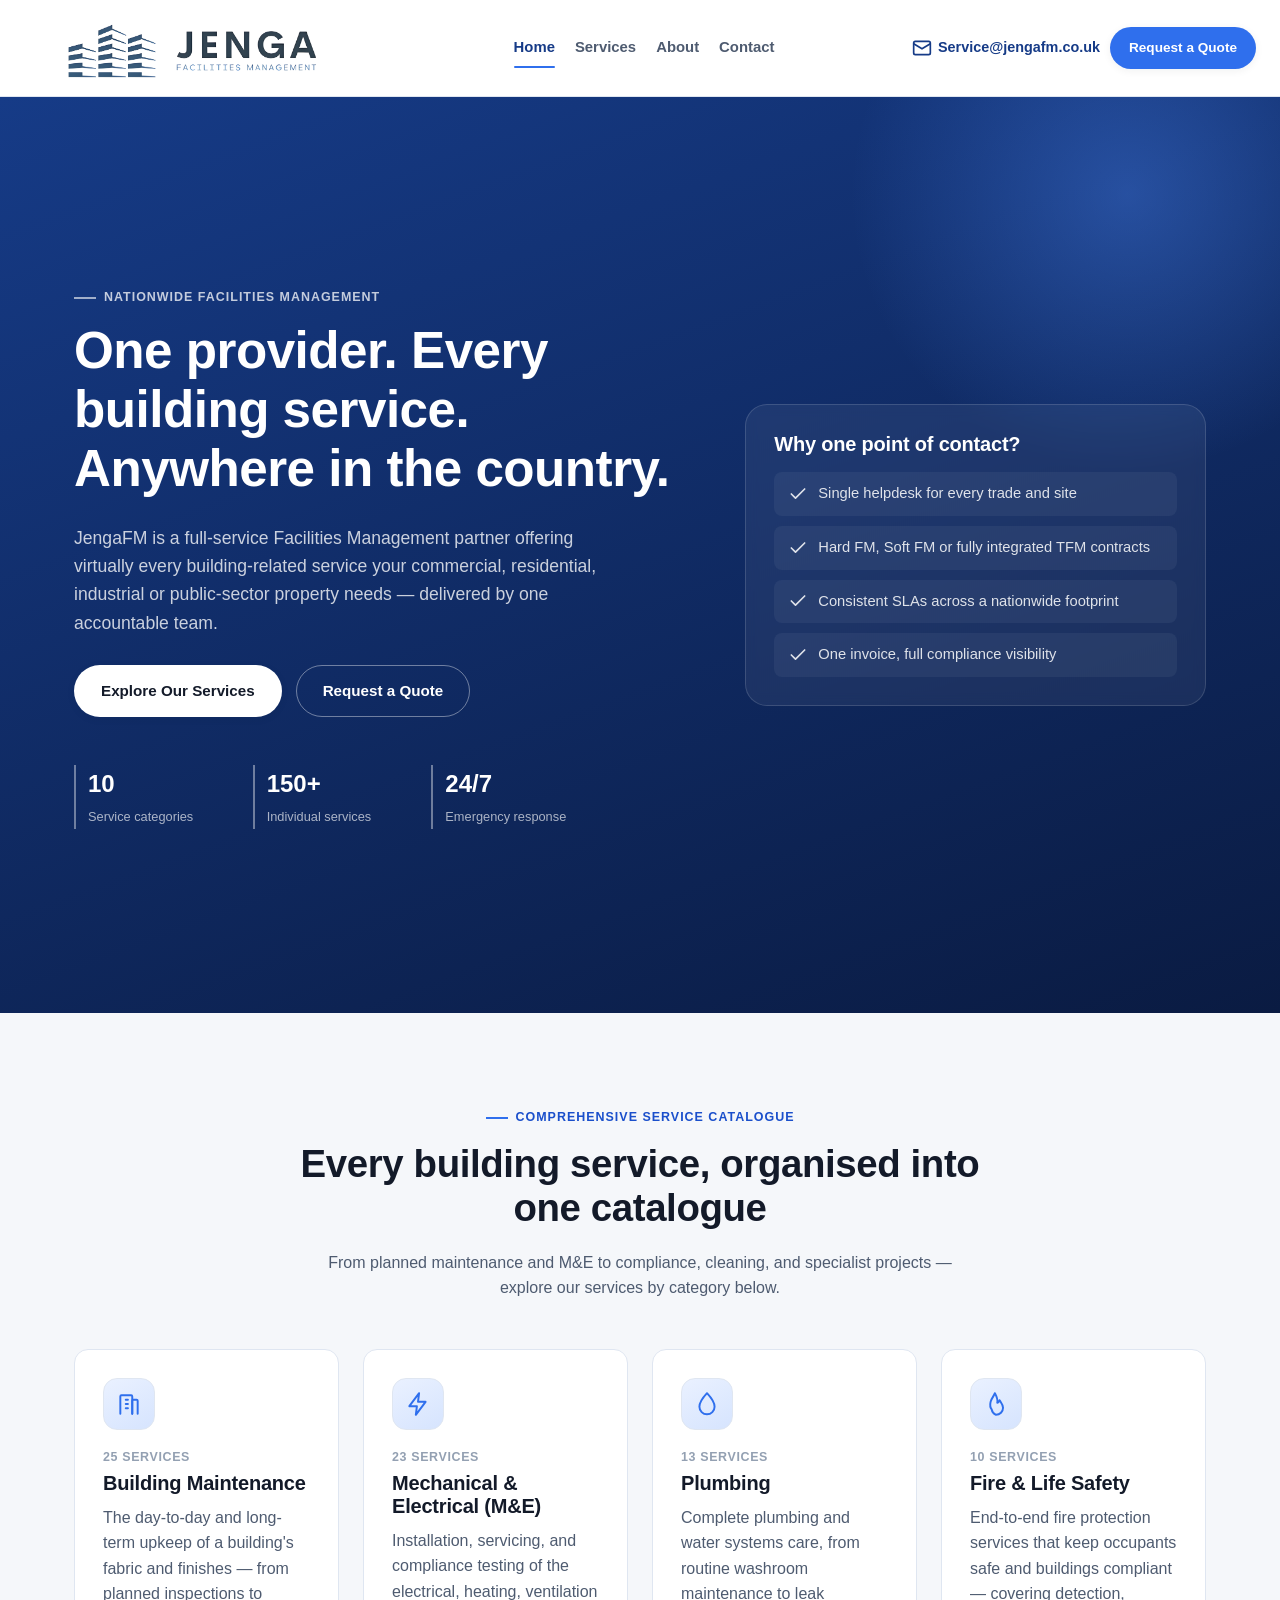
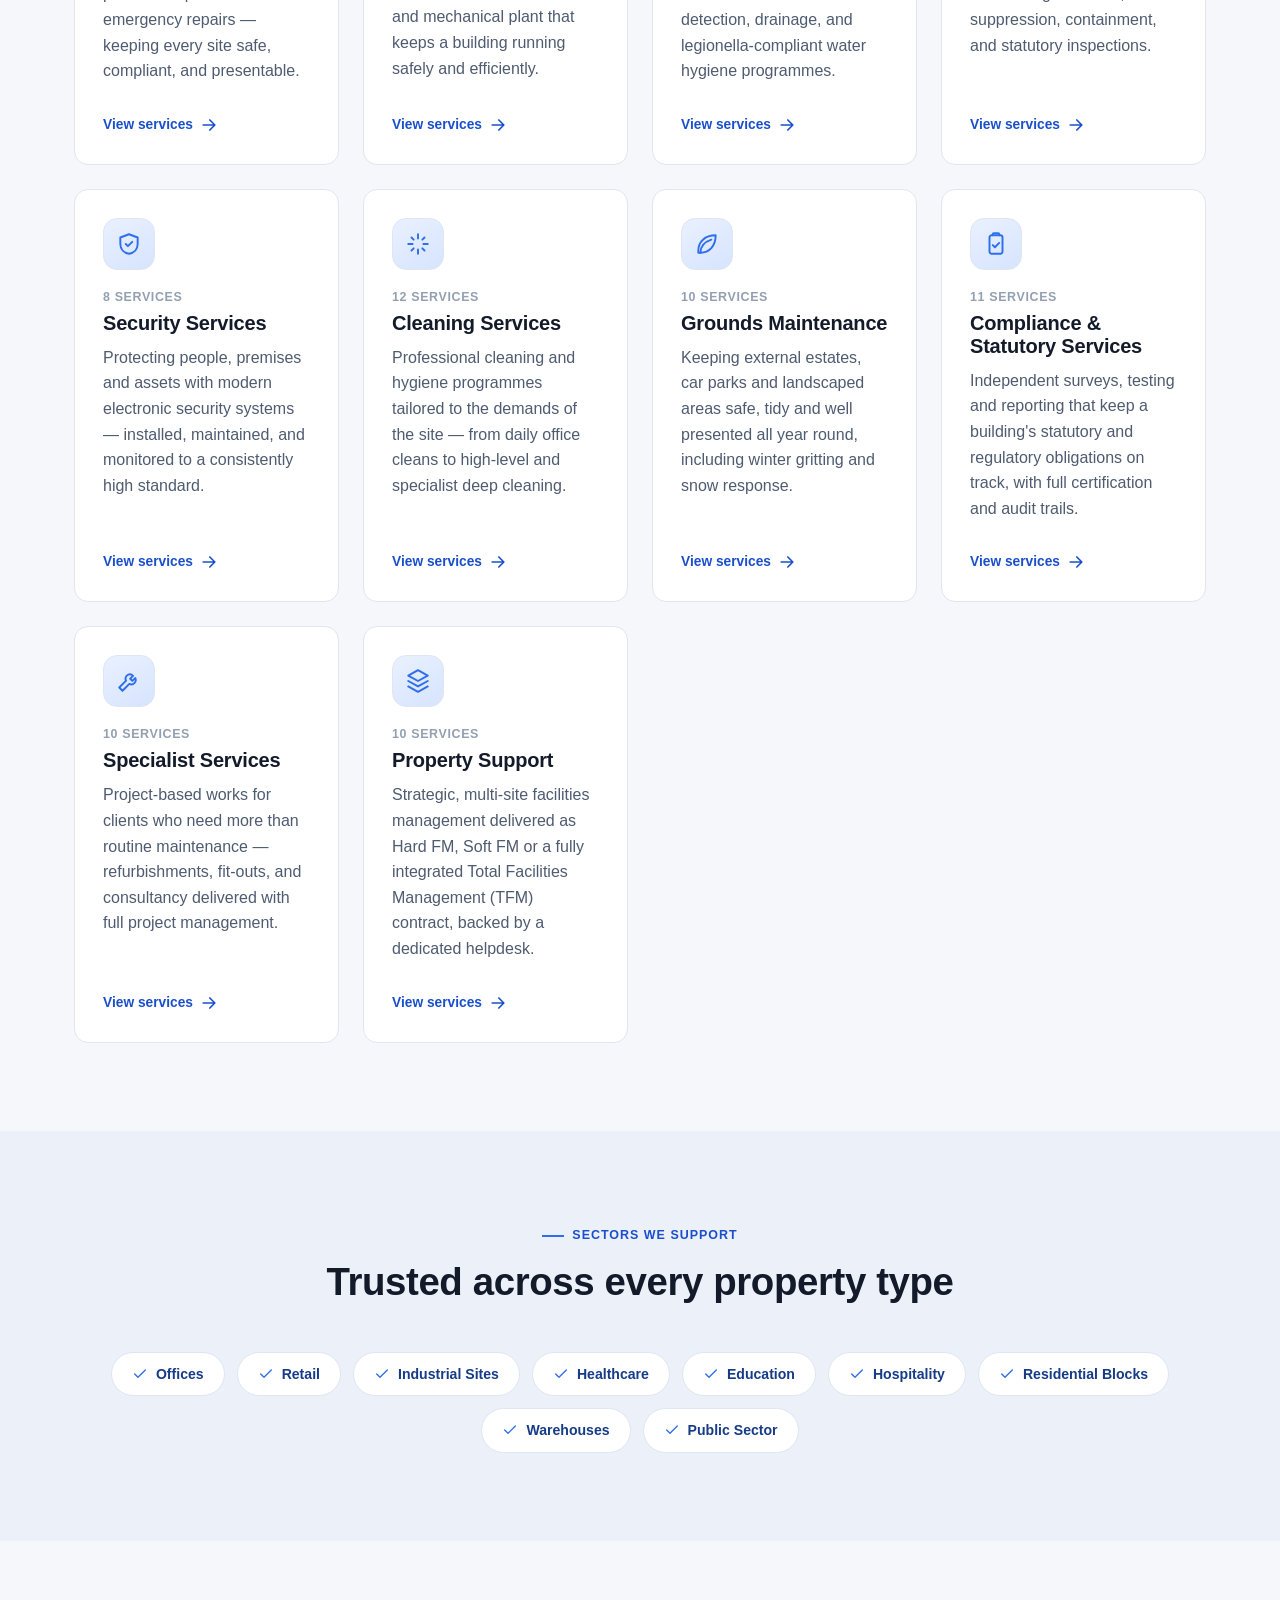
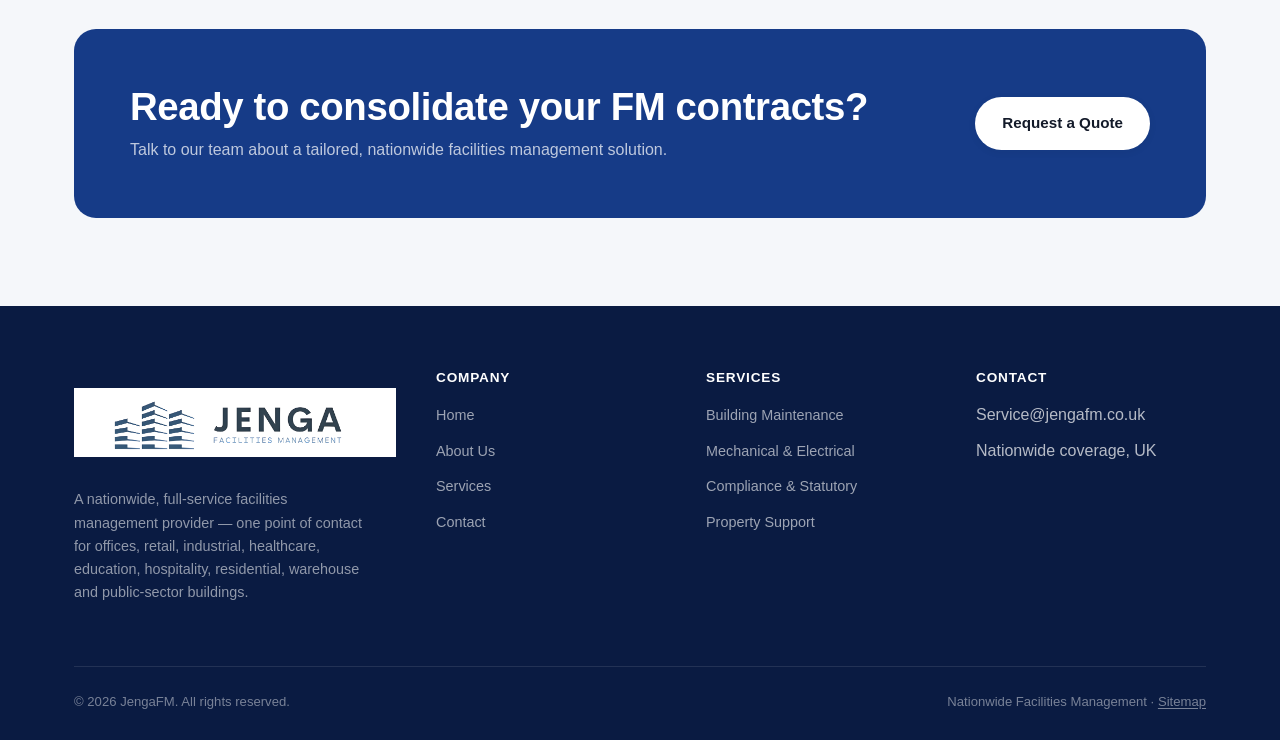
<file: index.html>
<!DOCTYPE html>
<html lang="en">
<head>
<meta charset="UTF-8">
<meta name="viewport" content="width=device-width, initial-scale=1.0">
<title>Jenga Facilities Management | Nationwide FM Services | JengaFM</title>
<meta name="description" content="Jenga Facilities Management (JengaFM) is a full-service facilities management provider — a single point of contact for building maintenance, M&E, compliance, cleaning, security and more, nationwide.">
<meta name="robots" content="index, follow">
<link rel="canonical" href="https://jengafm.co.uk/">
<link rel="icon" href="assets/Jenga_Favicon.png">
<link rel="stylesheet" href="css/style.css">

<meta property="og:type" content="website">
<meta property="og:site_name" content="Jenga Facilities Management">
<meta property="og:title" content="Jenga Facilities Management | Nationwide FM Services">
<meta property="og:description" content="Jenga Facilities Management (JengaFM) is a full-service facilities management provider — a single point of contact for building maintenance, M&E, compliance, cleaning, security and more, nationwide.">
<meta property="og:url" content="https://jengafm.co.uk/">
<meta property="og:image" content="https://jengafm.co.uk/assets/Jenga_Logo.png">
<meta name="twitter:card" content="summary_large_image">
<meta name="twitter:title" content="Jenga Facilities Management | Nationwide FM Services">
<meta name="twitter:description" content="Jenga Facilities Management (JengaFM) is a full-service facilities management provider — a single point of contact for building maintenance, M&E, compliance, cleaning, security and more, nationwide.">
<meta name="twitter:image" content="https://jengafm.co.uk/assets/Jenga_Logo.png">

<script type="application/ld+json">
{
  "@context": "https://schema.org",
  "@type": "Organization",
  "name": "Jenga Facilities Management",
  "alternateName": "JengaFM",
  "url": "https://jengafm.co.uk/",
  "logo": "https://jengafm.co.uk/assets/Jenga_Logo.png",
  "email": "Service@jengafm.co.uk",
  "description": "Jenga Facilities Management (JengaFM) is a nationwide, full-service facilities management provider offering building maintenance, mechanical & electrical, compliance, cleaning, security and specialist services.",
  "areaServed": "GB"
}
</script>
</head>
<body>

<header class="site-header">
  <div class="container">
    <button class="nav-toggle" aria-label="Toggle navigation" aria-expanded="false">
      <span></span><span></span><span></span>
    </button>
    <a class="brand" href="index.html">
      <img src="assets/Jenga_Logo.png" alt="JengaFM - Facilities Management" class="brand-logo">
    </a>
    <nav class="main-nav">
      <a href="index.html" class="active">Home</a>
      <a href="services.html">Services</a>
      <a href="about.html">About</a>
      <a href="contact.html">Contact</a>
    </nav>
    <div class="header-cta">
      <span class="header-email">
        <svg width="16" height="16" viewBox="0 0 24 24" fill="none" stroke="currentColor" stroke-width="2"><rect x="2" y="4" width="20" height="16" rx="2"/><path d="m2 7 10 6 10-6"/></svg>
        Service@jengafm.co.uk
      </span>
      <a class="btn btn-primary btn-sm" href="contact.html">Request a Quote</a>
    </div>
  </div>
</header>

<section class="hero">
  <div class="container">
    <div>
      <div class="eyebrow">Nationwide Facilities Management</div>
      <h1>One provider. Every building service. Anywhere in the country.</h1>
      <p class="lead">JengaFM is a full-service Facilities Management partner offering virtually every building-related service your commercial, residential, industrial or public-sector property needs — delivered by one accountable team.</p>
      <div class="hero-actions">
        <a class="btn btn-primary" href="services.html">Explore Our Services</a>
        <a class="btn btn-outline" href="contact.html">Request a Quote</a>
      </div>
      <div class="hero-stats">
        <div><strong>10</strong><span>Service categories</span></div>
        <div><strong>150+</strong><span>Individual services</span></div>
        <div><strong>24/7</strong><span>Emergency response</span></div>
      </div>
    </div>
    <div class="hero-panel">
      <h3>Why one point of contact?</h3>
      <ul id="why-list">
        <li data-text="Single helpdesk for every trade and site"></li>
        <li data-text="Hard FM, Soft FM or fully integrated TFM contracts"></li>
        <li data-text="Consistent SLAs across a nationwide footprint"></li>
        <li data-text="One invoice, full compliance visibility"></li>
      </ul>
    </div>
  </div>
</section>

<section>
  <div class="container">
    <div class="section-head center">
      <div class="eyebrow">Comprehensive Service Catalogue</div>
      <h2>Every building service, organised into one catalogue</h2>
      <p>From planned maintenance and M&E to compliance, cleaning, and specialist projects — explore our services by category below.</p>
    </div>
    <div class="grid grid-4" data-render="service-categories" data-mode="summary"></div>
  </div>
</section>

<section class="section-alt">
  <div class="container">
    <div class="section-head center">
      <div class="eyebrow">Sectors We Support</div>
      <h2>Trusted across every property type</h2>
    </div>
    <div class="sector-strip" id="sector-strip"></div>
  </div>
</section>

<section>
  <div class="container">
    <div class="cta-band">
      <div>
        <h2>Ready to consolidate your FM contracts?</h2>
        <p>Talk to our team about a tailored, nationwide facilities management solution.</p>
      </div>
      <a class="btn btn-primary" href="contact.html">Request a Quote</a>
    </div>
  </div>
</section>

<footer class="site-footer">
  <div class="container">
    <div class="footer-grid">
      <div class="footer-brand">
        <a class="brand" href="index.html">
          <img src="assets/Jenga_Logo.png" alt="JengaFM - Facilities Management" class="brand-logo">
        </a>
        <p>A nationwide, full-service facilities management provider — one point of contact for offices, retail, industrial, healthcare, education, hospitality, residential, warehouse and public-sector buildings.</p>
      </div>
      <div class="footer-col">
        <h4>Company</h4>
        <ul>
          <li><a href="index.html">Home</a></li>
          <li><a href="about.html">About Us</a></li>
          <li><a href="services.html">Services</a></li>
          <li><a href="contact.html">Contact</a></li>
        </ul>
      </div>
      <div class="footer-col">
        <h4>Services</h4>
        <ul>
          <li><a href="services.html#building-maintenance">Building Maintenance</a></li>
          <li><a href="services.html#mechanical-electrical">Mechanical &amp; Electrical</a></li>
          <li><a href="services.html#compliance-statutory">Compliance &amp; Statutory</a></li>
          <li><a href="services.html#property-support">Property Support</a></li>
        </ul>
      </div>
      <div class="footer-col">
        <h4>Contact</h4>
        <ul>
          <li>Service@jengafm.co.uk</li>
          <li>Nationwide coverage, UK</li>
        </ul>
      </div>
    </div>
    <div class="footer-bottom">
      <span>&copy; <span id="year"></span> JengaFM. All rights reserved.</span>
      <span>Nationwide Facilities Management · <a href="sitemap.xml">Sitemap</a></span>
    </div>
  </div>
</footer>

<script src="js/services-data.js"></script>
<script>
  document.getElementById("year").textContent = new Date().getFullYear();
  document.querySelectorAll("#why-list li").forEach(li => {
    li.innerHTML = ICONS.check + "<span>" + li.dataset.text + "</span>";
  });
  document.getElementById("sector-strip").innerHTML = INDUSTRIES_SERVED.map(s => `<span class="sector-pill">${ICONS.check}${s}</span>`).join("");
</script>
<script src="js/main.js"></script>
</body>
</html>
</file>
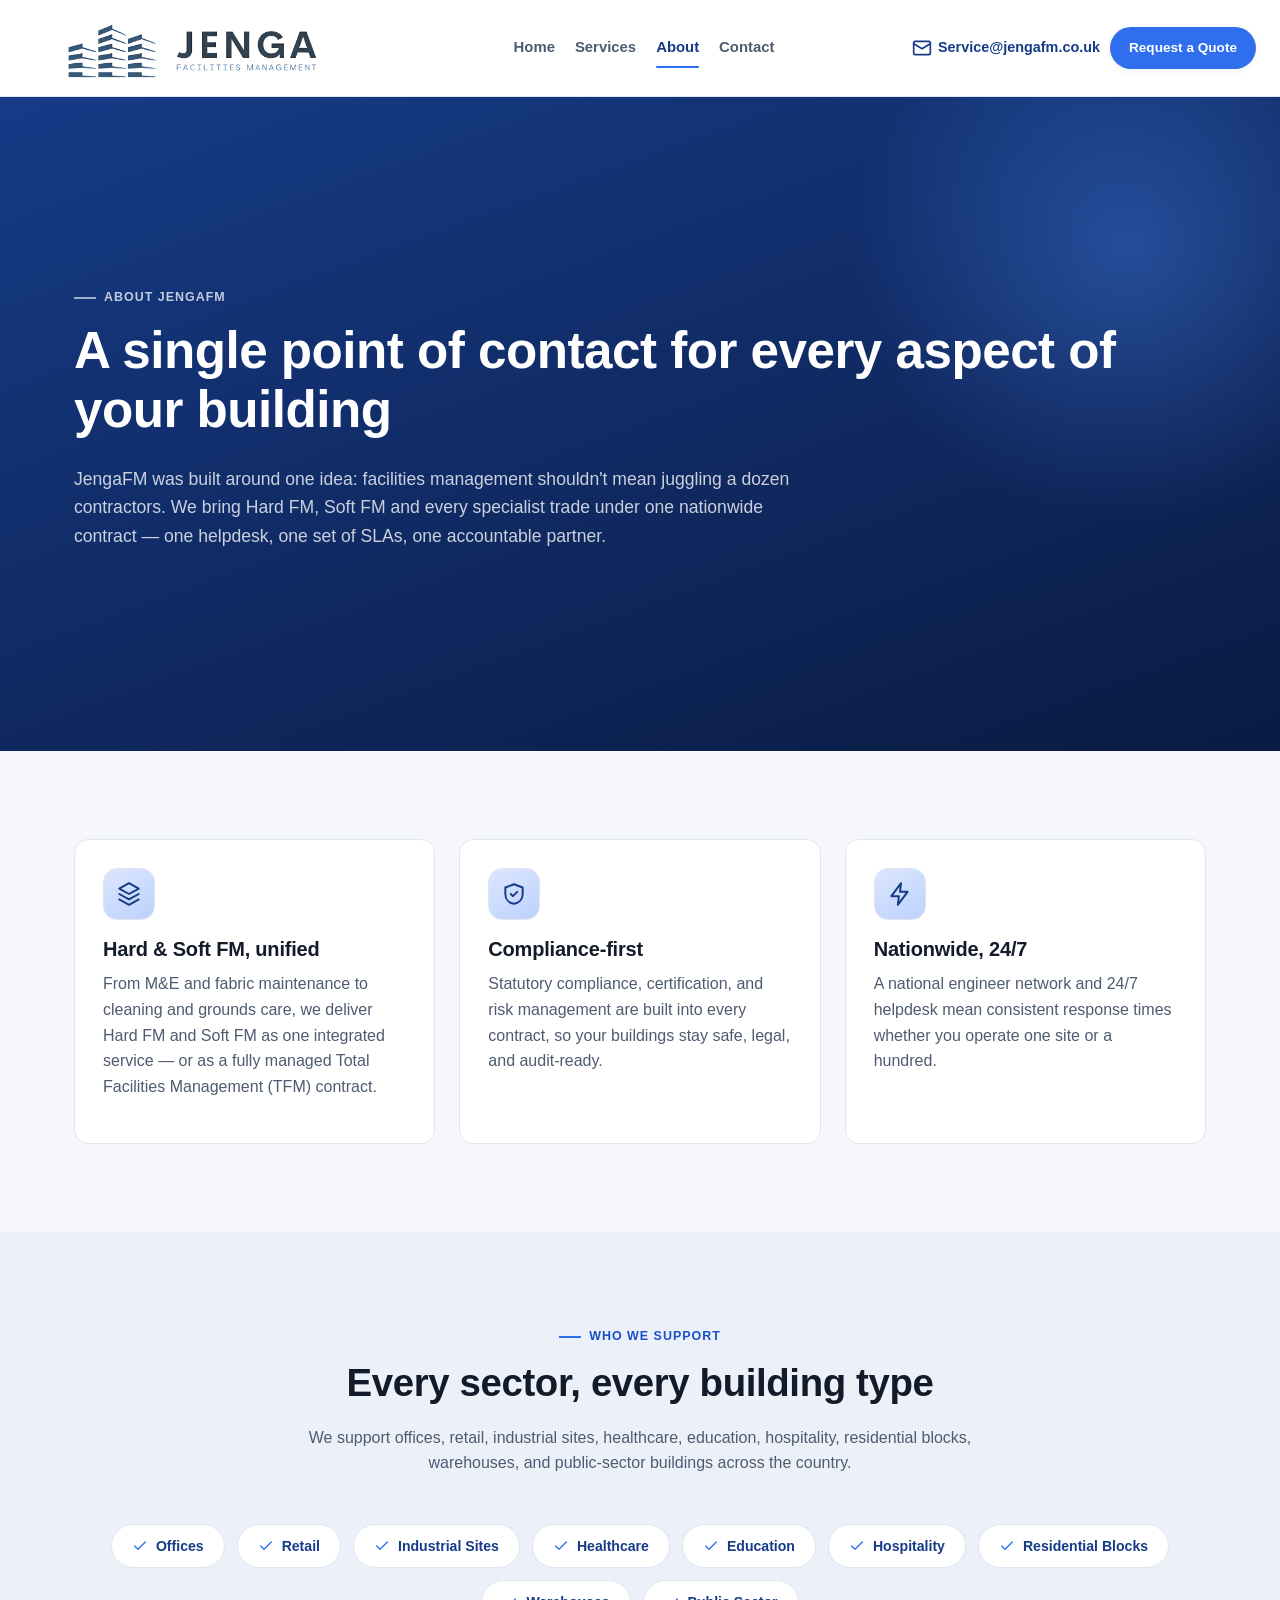
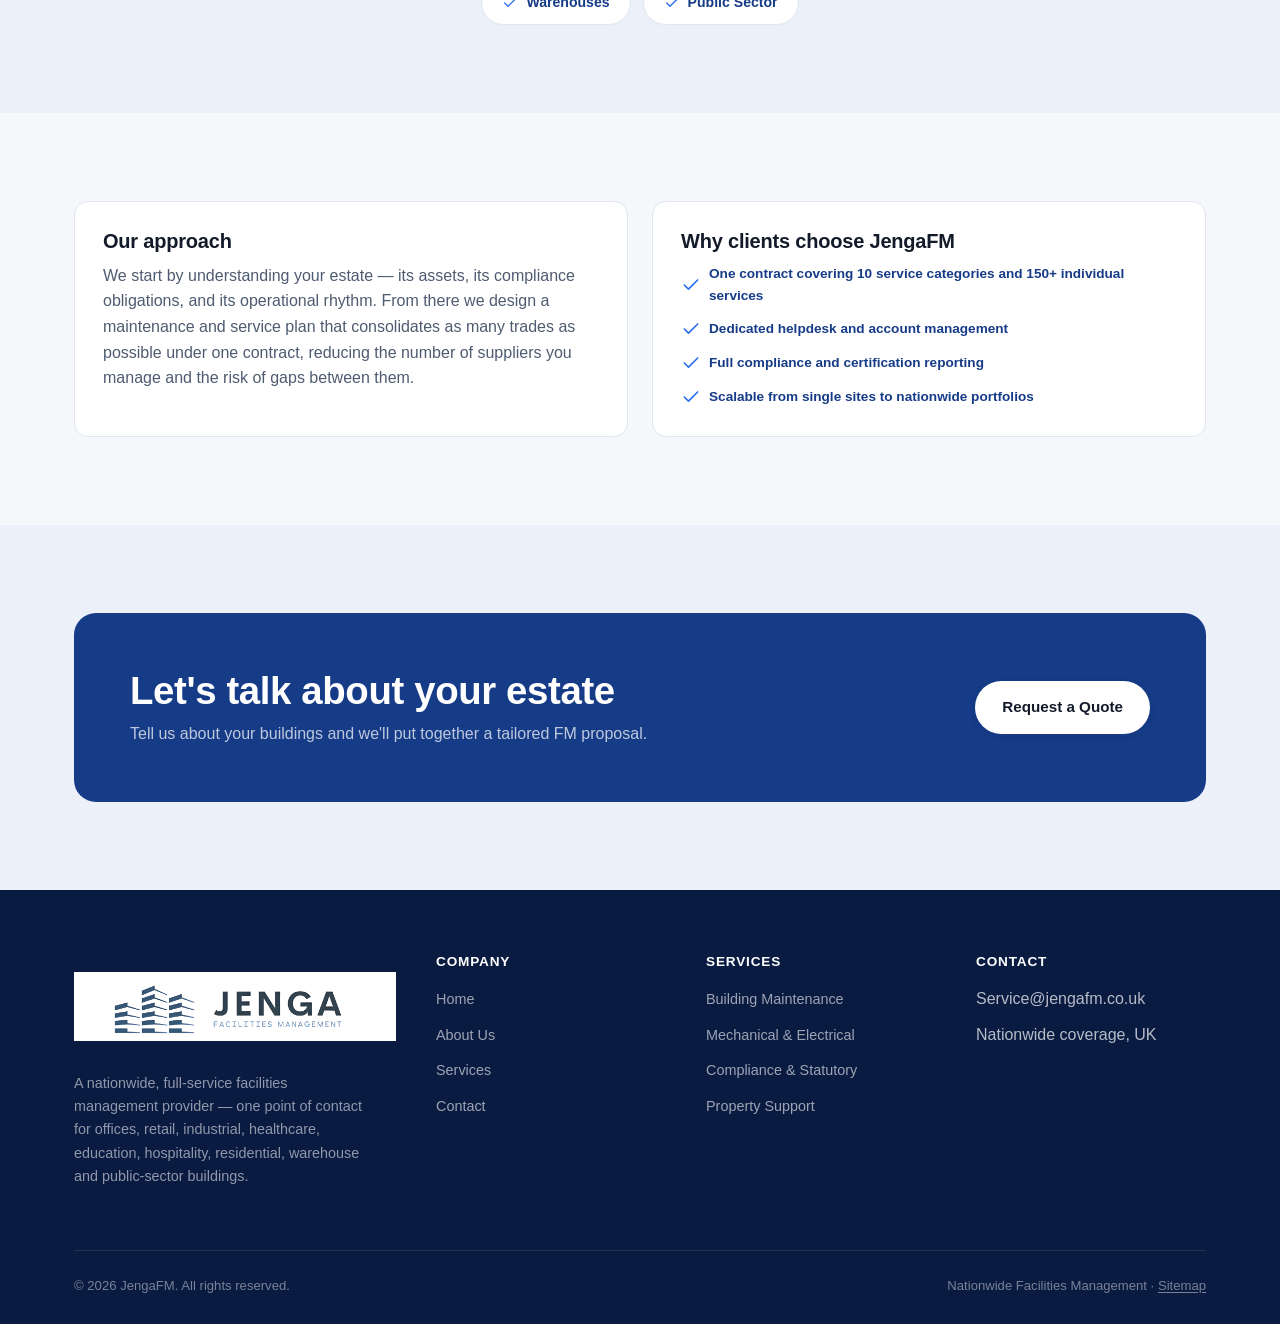
<file: about.html>
<!DOCTYPE html>
<html lang="en">
<head>
<meta charset="UTF-8">
<meta name="viewport" content="width=device-width, initial-scale=1.0">
<title>About Us | Jenga Facilities Management (JengaFM)</title>
<meta name="description" content="Jenga Facilities Management (JengaFM) is a nationwide, full-service facilities management provider — a single point of contact for Hard FM, Soft FM and Total Facilities Management contracts.">
<meta name="robots" content="index, follow">
<link rel="canonical" href="https://jengafm.co.uk/about.html">
<link rel="icon" href="assets/Jenga_Favicon.png">
<link rel="stylesheet" href="css/style.css">

<meta property="og:type" content="website">
<meta property="og:site_name" content="Jenga Facilities Management">
<meta property="og:title" content="About Us | Jenga Facilities Management">
<meta property="og:description" content="Jenga Facilities Management (JengaFM) is a nationwide, full-service facilities management provider — a single point of contact for Hard FM, Soft FM and Total Facilities Management contracts.">
<meta property="og:url" content="https://jengafm.co.uk/about.html">
<meta property="og:image" content="https://jengafm.co.uk/assets/Jenga_Logo.png">
<meta name="twitter:card" content="summary_large_image">
<meta name="twitter:title" content="About Us | Jenga Facilities Management">
<meta name="twitter:description" content="Jenga Facilities Management (JengaFM) is a nationwide, full-service facilities management provider — a single point of contact for Hard FM, Soft FM and Total Facilities Management contracts.">
<meta name="twitter:image" content="https://jengafm.co.uk/assets/Jenga_Logo.png">

<script type="application/ld+json">
{
  "@context": "https://schema.org",
  "@type": "Organization",
  "name": "Jenga Facilities Management",
  "alternateName": "JengaFM",
  "url": "https://jengafm.co.uk/",
  "logo": "https://jengafm.co.uk/assets/Jenga_Logo.png",
  "email": "Service@jengafm.co.uk",
  "description": "Jenga Facilities Management (JengaFM) is a nationwide, full-service facilities management provider offering building maintenance, mechanical & electrical, compliance, cleaning, security and specialist services.",
  "areaServed": "GB"
}
</script>
</head>
<body>

<header class="site-header">
  <div class="container">
    <button class="nav-toggle" aria-label="Toggle navigation" aria-expanded="false">
      <span></span><span></span><span></span>
    </button>
    <a class="brand" href="index.html">
      <img src="assets/Jenga_Logo.png" alt="JengaFM - Facilities Management" class="brand-logo">
    </a>
    <nav class="main-nav">
      <a href="index.html">Home</a>
      <a href="services.html">Services</a>
      <a href="about.html" class="active">About</a>
      <a href="contact.html">Contact</a>
    </nav>
    <div class="header-cta">
      <span class="header-email">
        <svg width="16" height="16" viewBox="0 0 24 24" fill="none" stroke="currentColor" stroke-width="2"><rect x="2" y="4" width="20" height="16" rx="2"/><path d="m2 7 10 6 10-6"/></svg>
        Service@jengafm.co.uk
      </span>
      <a class="btn btn-primary btn-sm" href="contact.html">Request a Quote</a>
    </div>
  </div>
</header>

<section class="hero">
  <div class="container" style="grid-template-columns:1fr;">
    <div>
      <div class="eyebrow">About JengaFM</div>
      <h1>A single point of contact for every aspect of your building</h1>
      <p class="lead" style="max-width:720px;">JengaFM was built around one idea: facilities management shouldn't mean juggling a dozen contractors. We bring Hard FM, Soft FM and every specialist trade under one nationwide contract — one helpdesk, one set of SLAs, one accountable partner.</p>
    </div>
  </div>
</section>

<section>
  <div class="container">
    <div class="grid grid-3">
      <div class="card">
        <div class="icon-badge navy" data-icon="layers"></div>
        <h3>Hard &amp; Soft FM, unified</h3>
        <p>From M&amp;E and fabric maintenance to cleaning and grounds care, we deliver Hard FM and Soft FM as one integrated service — or as a fully managed Total Facilities Management (TFM) contract.</p>
      </div>
      <div class="card">
        <div class="icon-badge navy" data-icon="shield"></div>
        <h3>Compliance-first</h3>
        <p>Statutory compliance, certification, and risk management are built into every contract, so your buildings stay safe, legal, and audit-ready.</p>
      </div>
      <div class="card">
        <div class="icon-badge navy" data-icon="bolt"></div>
        <h3>Nationwide, 24/7</h3>
        <p>A national engineer network and 24/7 helpdesk mean consistent response times whether you operate one site or a hundred.</p>
      </div>
    </div>
  </div>
</section>

<section class="section-alt">
  <div class="container">
    <div class="section-head center">
      <div class="eyebrow">Who We Support</div>
      <h2>Every sector, every building type</h2>
      <p>We support offices, retail, industrial sites, healthcare, education, hospitality, residential blocks, warehouses, and public-sector buildings across the country.</p>
    </div>
    <div class="sector-strip" id="sector-strip"></div>
  </div>
</section>

<section>
  <div class="container">
    <div class="grid grid-2">
      <div class="card">
        <h3>Our approach</h3>
        <p>We start by understanding your estate — its assets, its compliance obligations, and its operational rhythm. From there we design a maintenance and service plan that consolidates as many trades as possible under one contract, reducing the number of suppliers you manage and the risk of gaps between them.</p>
      </div>
      <div class="card">
        <h3>Why clients choose JengaFM</h3>
        <ul id="why-choose-list" style="list-style:none; padding:0; margin:0; display:grid; gap:12px;">
          <li class="pill-check" data-text="One contract covering 10 service categories and 150+ individual services"></li>
          <li class="pill-check" data-text="Dedicated helpdesk and account management"></li>
          <li class="pill-check" data-text="Full compliance and certification reporting"></li>
          <li class="pill-check" data-text="Scalable from single sites to nationwide portfolios"></li>
        </ul>
      </div>
    </div>
  </div>
</section>

<section class="section-alt">
  <div class="container">
    <div class="cta-band">
      <div>
        <h2>Let's talk about your estate</h2>
        <p>Tell us about your buildings and we'll put together a tailored FM proposal.</p>
      </div>
      <a class="btn btn-primary" href="contact.html">Request a Quote</a>
    </div>
  </div>
</section>

<footer class="site-footer">
  <div class="container">
    <div class="footer-grid">
      <div class="footer-brand">
        <a class="brand" href="index.html">
          <img src="assets/Jenga_Logo.png" alt="JengaFM - Facilities Management" class="brand-logo">
        </a>
        <p>A nationwide, full-service facilities management provider — one point of contact for offices, retail, industrial, healthcare, education, hospitality, residential, warehouse and public-sector buildings.</p>
      </div>
      <div class="footer-col">
        <h4>Company</h4>
        <ul>
          <li><a href="index.html">Home</a></li>
          <li><a href="about.html">About Us</a></li>
          <li><a href="services.html">Services</a></li>
          <li><a href="contact.html">Contact</a></li>
        </ul>
      </div>
      <div class="footer-col">
        <h4>Services</h4>
        <ul>
          <li><a href="services.html#building-maintenance">Building Maintenance</a></li>
          <li><a href="services.html#mechanical-electrical">Mechanical &amp; Electrical</a></li>
          <li><a href="services.html#compliance-statutory">Compliance &amp; Statutory</a></li>
          <li><a href="services.html#property-support">Property Support</a></li>
        </ul>
      </div>
      <div class="footer-col">
        <h4>Contact</h4>
        <ul>
          <li>Service@jengafm.co.uk</li>
          <li>Nationwide coverage, UK</li>
        </ul>
      </div>
    </div>
    <div class="footer-bottom">
      <span>&copy; <span id="year"></span> JengaFM. All rights reserved.</span>
      <span>Nationwide Facilities Management · <a href="sitemap.xml">Sitemap</a></span>
    </div>
  </div>
</footer>

<script src="js/services-data.js"></script>
<script>
  document.getElementById("year").textContent = new Date().getFullYear();
  document.getElementById("sector-strip").innerHTML = INDUSTRIES_SERVED.map(s => `<span class="sector-pill">${ICONS.check}${s}</span>`).join("");
  document.querySelectorAll("[data-icon]").forEach(el => { el.innerHTML = ICONS[el.dataset.icon]; });
  document.querySelectorAll("#why-choose-list li").forEach(li => {
    li.innerHTML = ICONS.check + "<span>" + li.dataset.text + "</span>";
  });
</script>
<script src="js/main.js"></script>
</body>
</html>
</file>
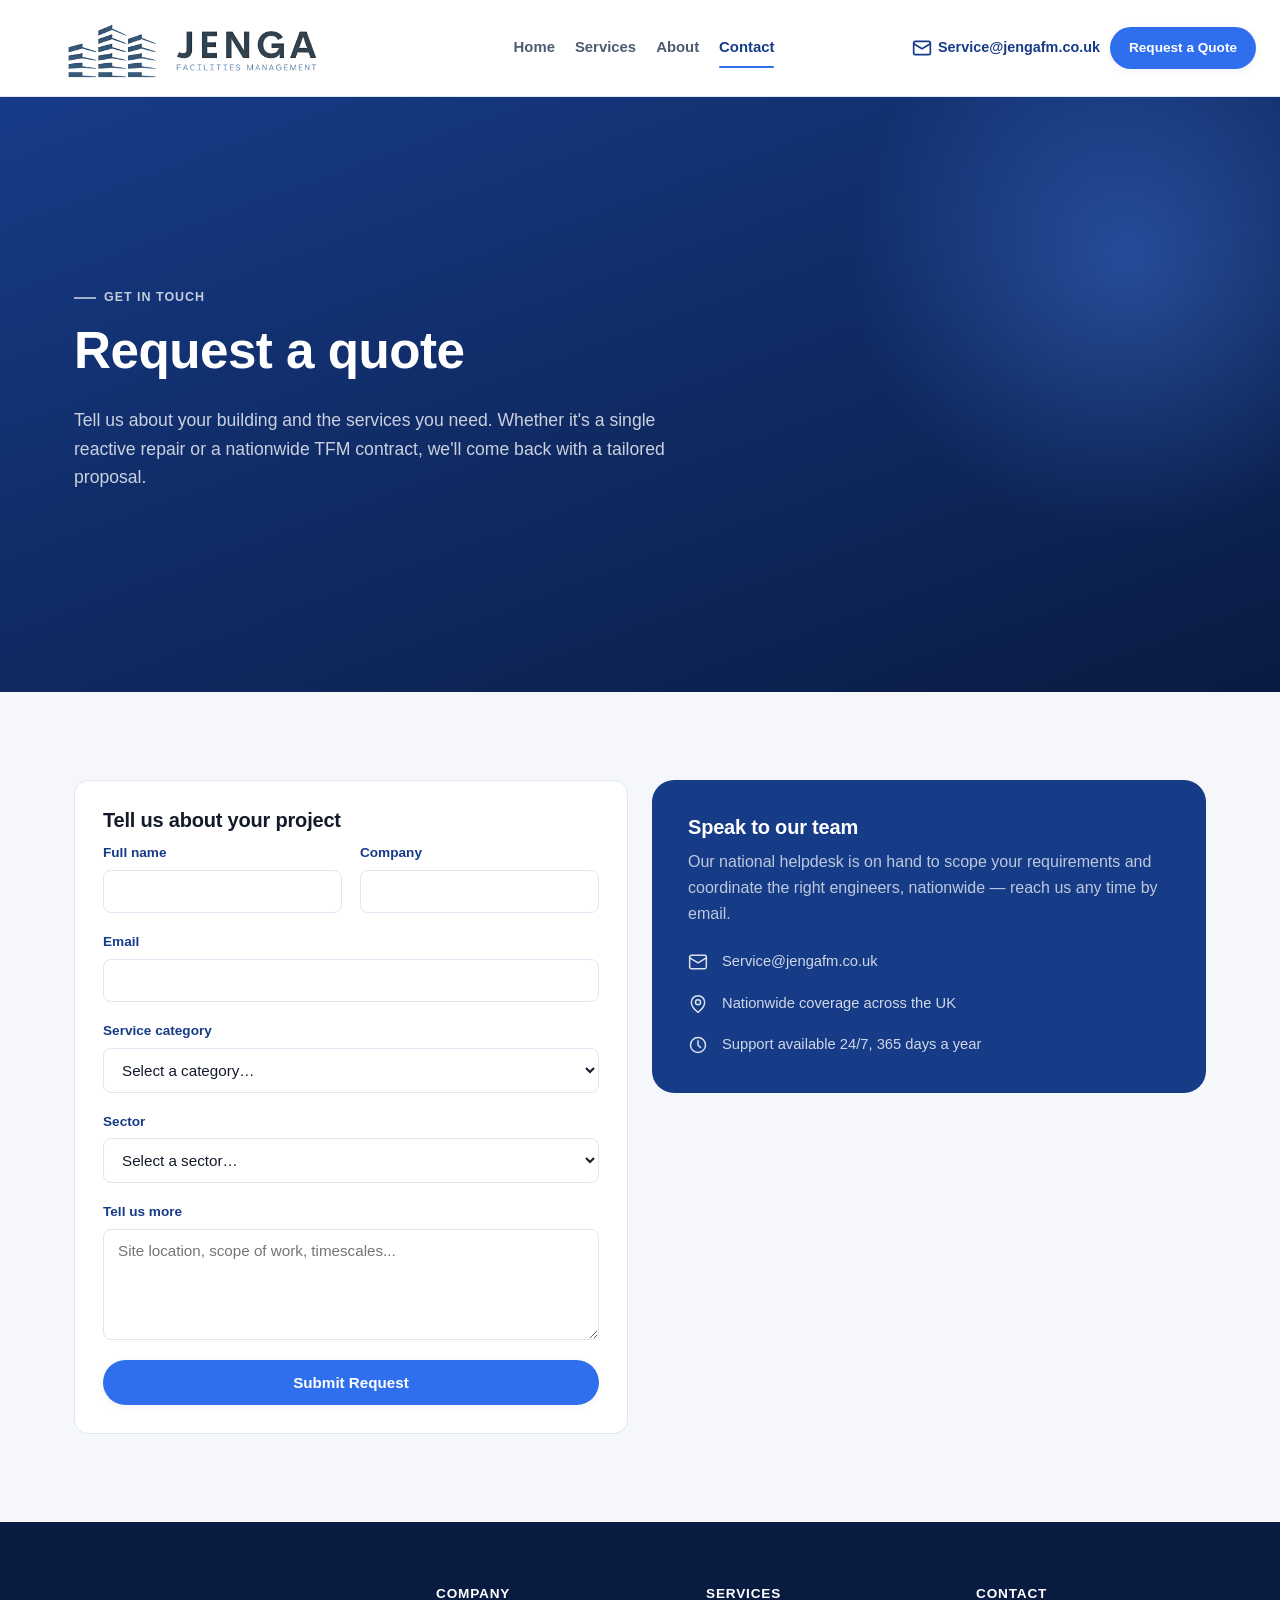
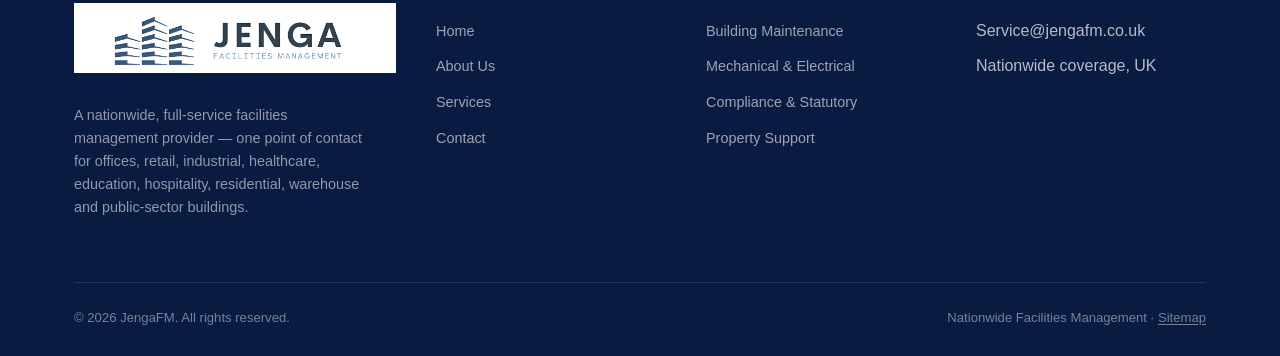
<file: contact.html>
<!DOCTYPE html>
<html lang="en">
<head>
<meta charset="UTF-8">
<meta name="viewport" content="width=device-width, initial-scale=1.0">
<title>Contact Us | Jenga Facilities Management (JengaFM)</title>
<meta name="description" content="Request a quote from Jenga Facilities Management (JengaFM) — nationwide facilities management for offices, retail, industrial, healthcare, education, hospitality, residential and public-sector buildings.">
<meta name="robots" content="index, follow">
<link rel="canonical" href="https://jengafm.co.uk/contact.html">
<link rel="icon" href="assets/Jenga_Favicon.png">
<link rel="stylesheet" href="css/style.css">

<meta property="og:type" content="website">
<meta property="og:site_name" content="Jenga Facilities Management">
<meta property="og:title" content="Contact Us | Jenga Facilities Management">
<meta property="og:description" content="Request a quote from Jenga Facilities Management (JengaFM) — nationwide facilities management for offices, retail, industrial, healthcare, education, hospitality, residential and public-sector buildings.">
<meta property="og:url" content="https://jengafm.co.uk/contact.html">
<meta property="og:image" content="https://jengafm.co.uk/assets/Jenga_Logo.png">
<meta name="twitter:card" content="summary_large_image">
<meta name="twitter:title" content="Contact Us | Jenga Facilities Management">
<meta name="twitter:description" content="Request a quote from Jenga Facilities Management (JengaFM) — nationwide facilities management for offices, retail, industrial, healthcare, education, hospitality, residential and public-sector buildings.">
<meta name="twitter:image" content="https://jengafm.co.uk/assets/Jenga_Logo.png">

<script type="application/ld+json">
{
  "@context": "https://schema.org",
  "@type": "Organization",
  "name": "Jenga Facilities Management",
  "alternateName": "JengaFM",
  "url": "https://jengafm.co.uk/",
  "logo": "https://jengafm.co.uk/assets/Jenga_Logo.png",
  "email": "Service@jengafm.co.uk",
  "description": "Jenga Facilities Management (JengaFM) is a nationwide, full-service facilities management provider offering building maintenance, mechanical & electrical, compliance, cleaning, security and specialist services.",
  "areaServed": "GB"
}
</script>
</head>
<body>

<header class="site-header">
  <div class="container">
    <button class="nav-toggle" aria-label="Toggle navigation" aria-expanded="false">
      <span></span><span></span><span></span>
    </button>
    <a class="brand" href="index.html">
      <img src="assets/Jenga_Logo.png" alt="JengaFM - Facilities Management" class="brand-logo">
    </a>
    <nav class="main-nav">
      <a href="index.html">Home</a>
      <a href="services.html">Services</a>
      <a href="about.html">About</a>
      <a href="contact.html" class="active">Contact</a>
    </nav>
    <div class="header-cta">
      <span class="header-email">
        <svg width="16" height="16" viewBox="0 0 24 24" fill="none" stroke="currentColor" stroke-width="2"><rect x="2" y="4" width="20" height="16" rx="2"/><path d="m2 7 10 6 10-6"/></svg>
        Service@jengafm.co.uk
      </span>
      <a class="btn btn-primary btn-sm" href="contact.html">Request a Quote</a>
    </div>
  </div>
</header>

<section class="hero">
  <div class="container" style="grid-template-columns:1fr;">
    <div>
      <div class="eyebrow">Get In Touch</div>
      <h1>Request a quote</h1>
      <p class="lead" style="max-width:640px;">Tell us about your building and the services you need. Whether it's a single reactive repair or a nationwide TFM contract, we'll come back with a tailored proposal.</p>
    </div>
  </div>
</section>

<section>
  <div class="container grid grid-2" style="align-items:flex-start;">
    <div class="card">
      <h3 class="mt-0">Tell us about your project</h3>
      <form id="quote-form">
        <div class="form-grid">
          <div class="field">
            <label for="name">Full name</label>
            <input id="name" name="name" type="text" required>
          </div>
          <div class="field">
            <label for="company">Company</label>
            <input id="company" name="company" type="text">
          </div>
          <div class="field full">
            <label for="email">Email</label>
            <input id="email" name="email" type="email" required>
          </div>
          <div class="field full">
            <label for="service">Service category</label>
            <select id="service" name="service"></select>
          </div>
          <div class="field full">
            <label for="sector">Sector</label>
            <select id="sector" name="sector"></select>
          </div>
          <div class="field full">
            <label for="message">Tell us more</label>
            <textarea id="message" name="message" rows="5" placeholder="Site location, scope of work, timescales..."></textarea>
          </div>
        </div>
        <button class="btn btn-primary btn-block" style="margin-top:20px;" type="submit">Submit Request</button>
        <p class="form-feedback" style="display:none; margin-top:14px; color:var(--color-amber-dark); font-weight:600;"></p>
      </form>
    </div>

    <div class="contact-info-card">
      <h3>Speak to our team</h3>
      <p style="color:rgba(255,255,255,0.72);">Our national helpdesk is on hand to scope your requirements and coordinate the right engineers, nationwide — reach us any time by email.</p>
      <ul id="contact-info-list">
        <li data-icon="mail" data-text="Service@jengafm.co.uk"></li>
        <li data-icon="pin" data-text="Nationwide coverage across the UK"></li>
        <li data-icon="clock" data-text="Support available 24/7, 365 days a year"></li>
      </ul>
    </div>
  </div>
</section>

<footer class="site-footer">
  <div class="container">
    <div class="footer-grid">
      <div class="footer-brand">
        <a class="brand" href="index.html">
          <img src="assets/Jenga_Logo.png" alt="JengaFM - Facilities Management" class="brand-logo">
        </a>
        <p>A nationwide, full-service facilities management provider — one point of contact for offices, retail, industrial, healthcare, education, hospitality, residential, warehouse and public-sector buildings.</p>
      </div>
      <div class="footer-col">
        <h4>Company</h4>
        <ul>
          <li><a href="index.html">Home</a></li>
          <li><a href="about.html">About Us</a></li>
          <li><a href="services.html">Services</a></li>
          <li><a href="contact.html">Contact</a></li>
        </ul>
      </div>
      <div class="footer-col">
        <h4>Services</h4>
        <ul>
          <li><a href="services.html#building-maintenance">Building Maintenance</a></li>
          <li><a href="services.html#mechanical-electrical">Mechanical &amp; Electrical</a></li>
          <li><a href="services.html#compliance-statutory">Compliance &amp; Statutory</a></li>
          <li><a href="services.html#property-support">Property Support</a></li>
        </ul>
      </div>
      <div class="footer-col">
        <h4>Contact</h4>
        <ul>
          <li>Service@jengafm.co.uk</li>
          <li>Nationwide coverage, UK</li>
        </ul>
      </div>
    </div>
    <div class="footer-bottom">
      <span>&copy; <span id="year"></span> JengaFM. All rights reserved.</span>
      <span>Nationwide Facilities Management · <a href="sitemap.xml">Sitemap</a></span>
    </div>
  </div>
</footer>

<script src="js/services-data.js"></script>
<script>
  document.getElementById("year").textContent = new Date().getFullYear();

  const serviceSelect = document.getElementById("service");
  serviceSelect.innerHTML = '<option value="">Select a category…</option>' +
    SERVICE_CATEGORIES.map(c => `<option value="${c.name}">${c.name}</option>`).join("");

  const sectorSelect = document.getElementById("sector");
  sectorSelect.innerHTML = '<option value="">Select a sector…</option>' +
    INDUSTRIES_SERVED.map(s => `<option value="${s}">${s}</option>`).join("");

  document.querySelectorAll("#contact-info-list li").forEach(li => {
    li.innerHTML = ICONS[li.dataset.icon] + "<span>" + li.dataset.text + "</span>";
  });
</script>
<script src="js/main.js"></script>
</body>
</html>
</file>
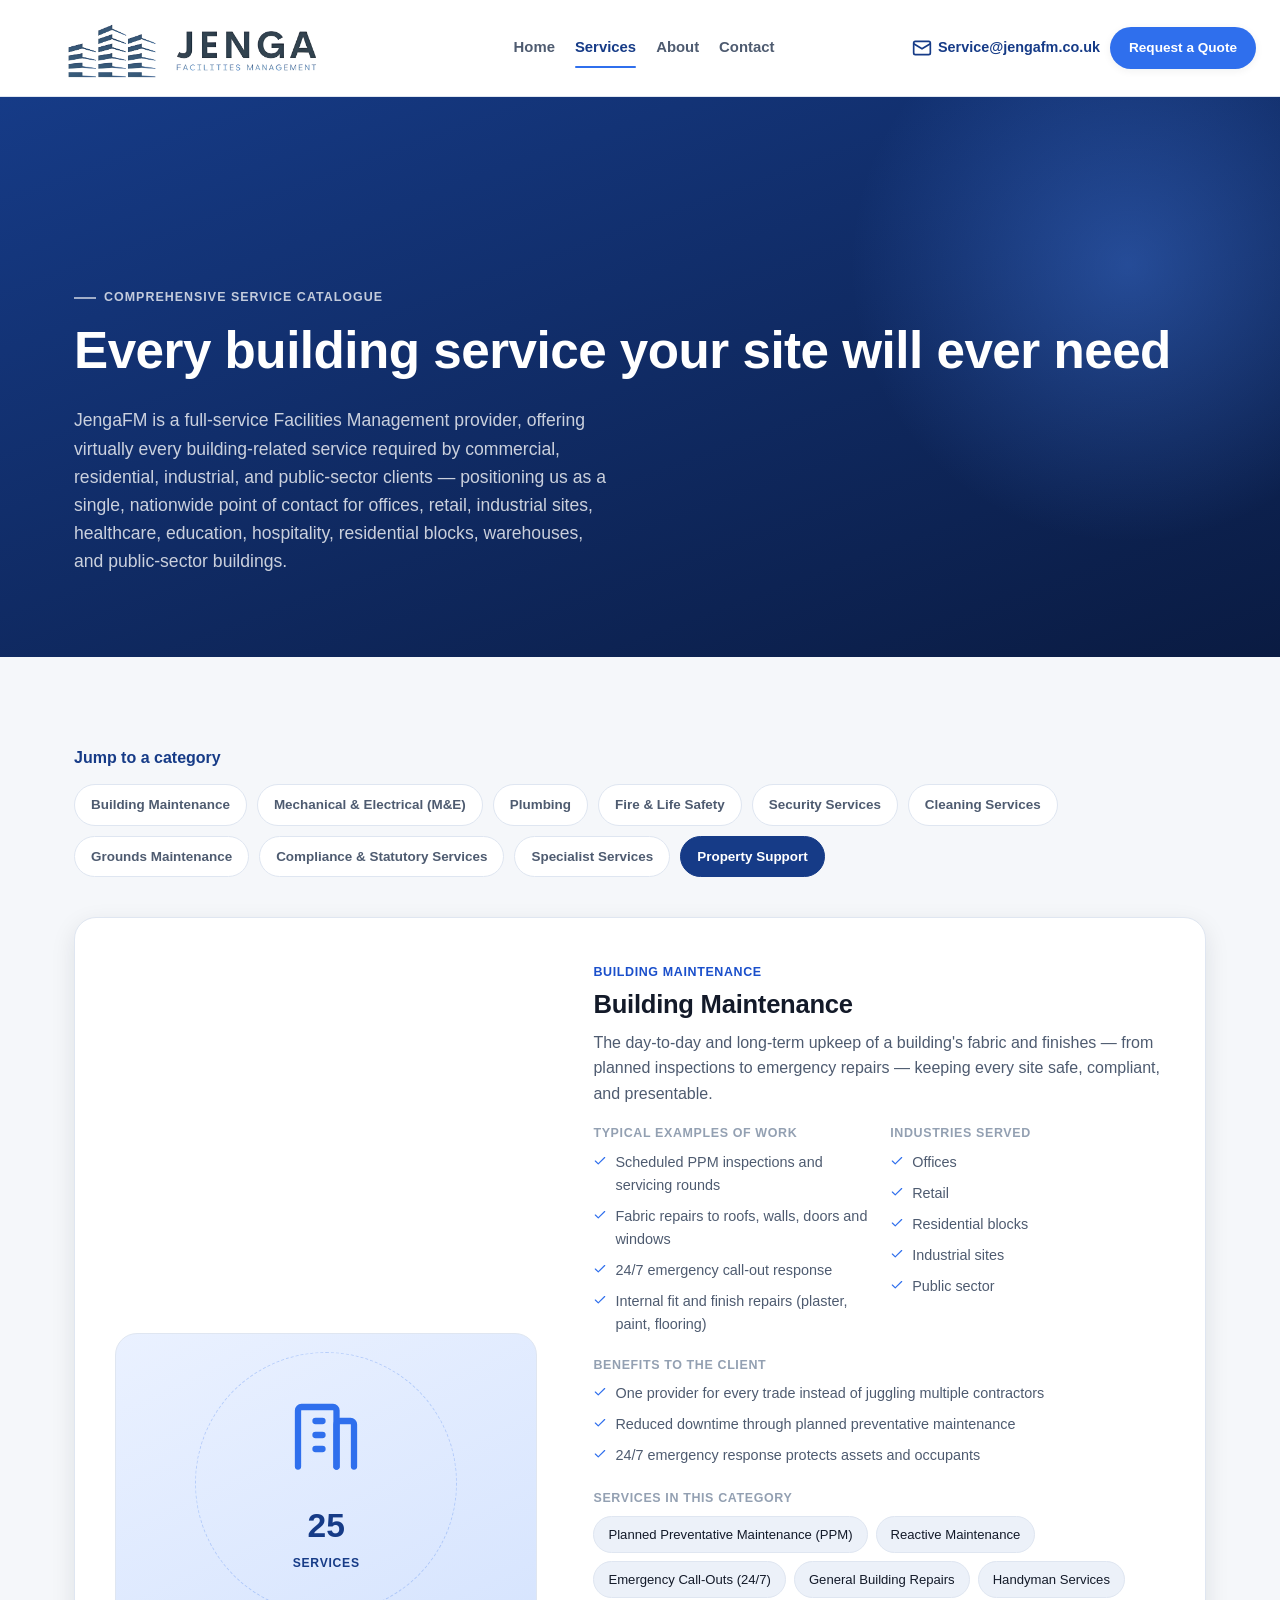
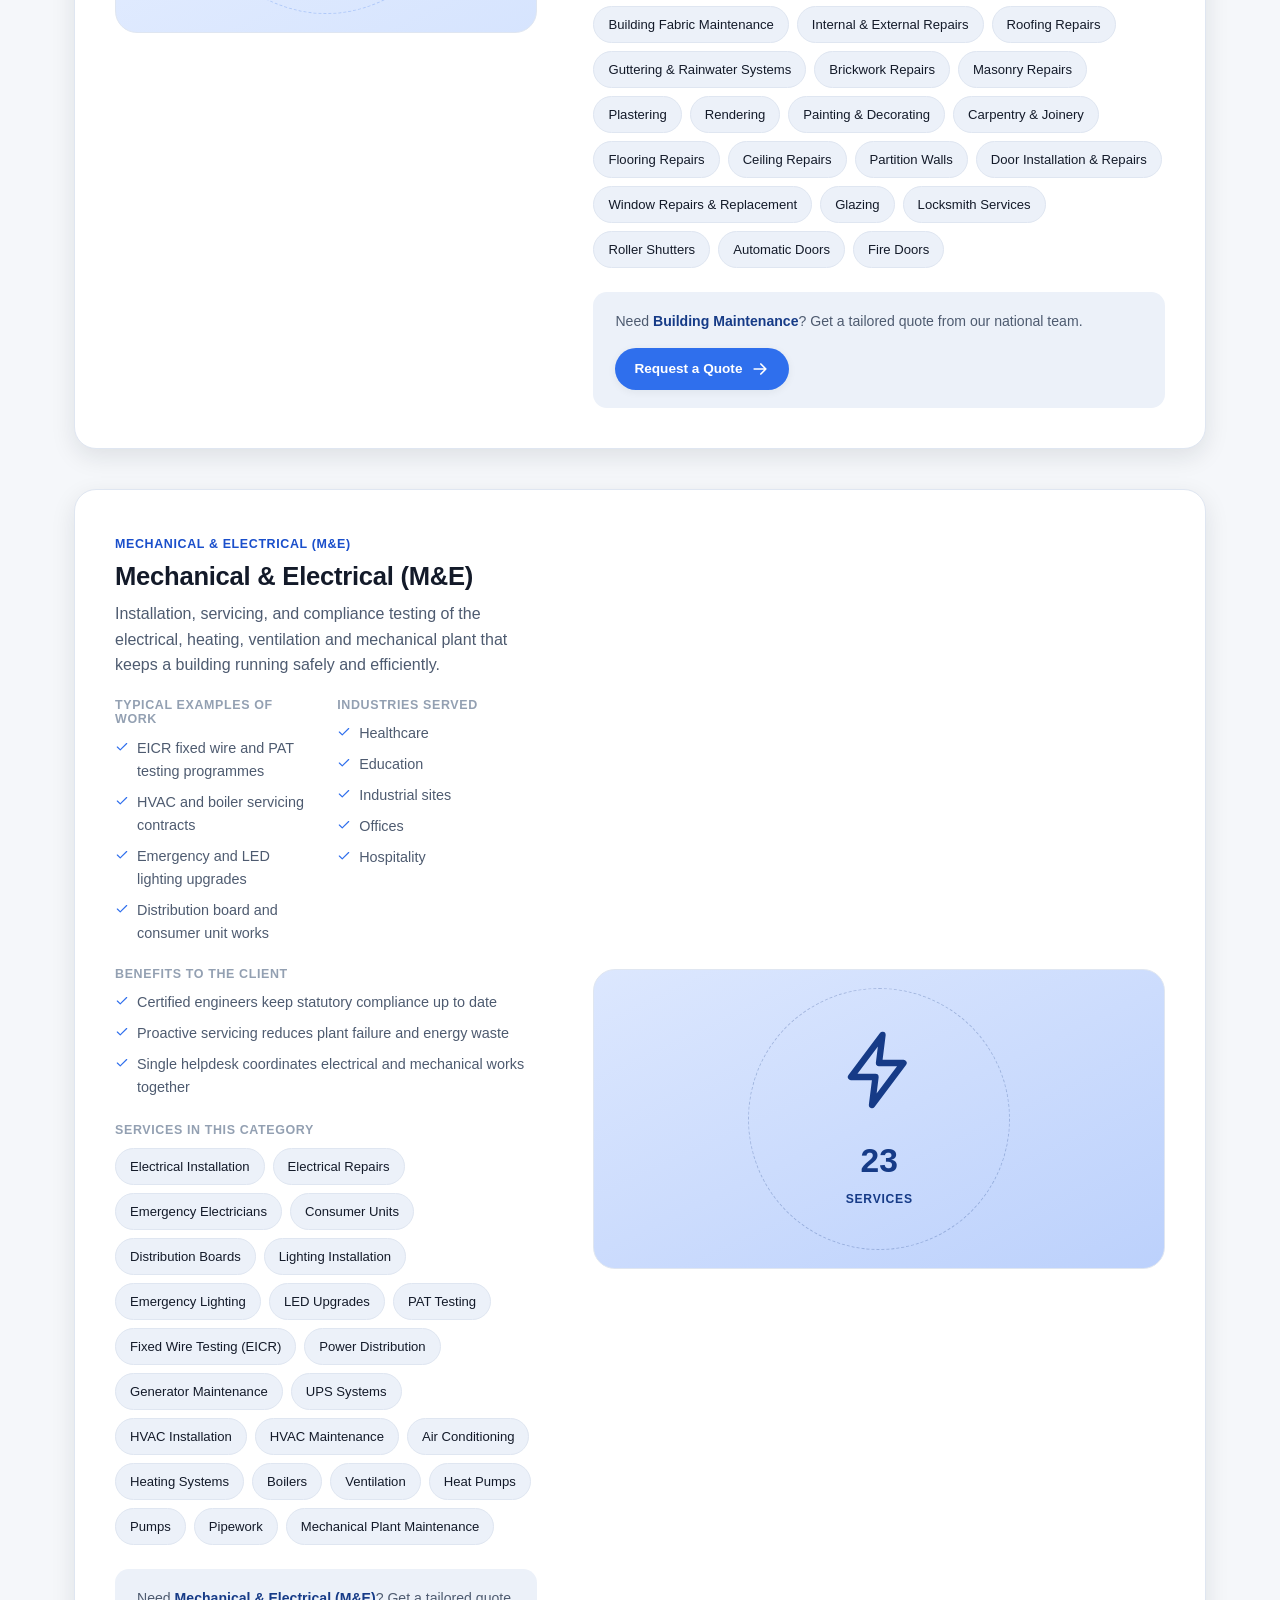
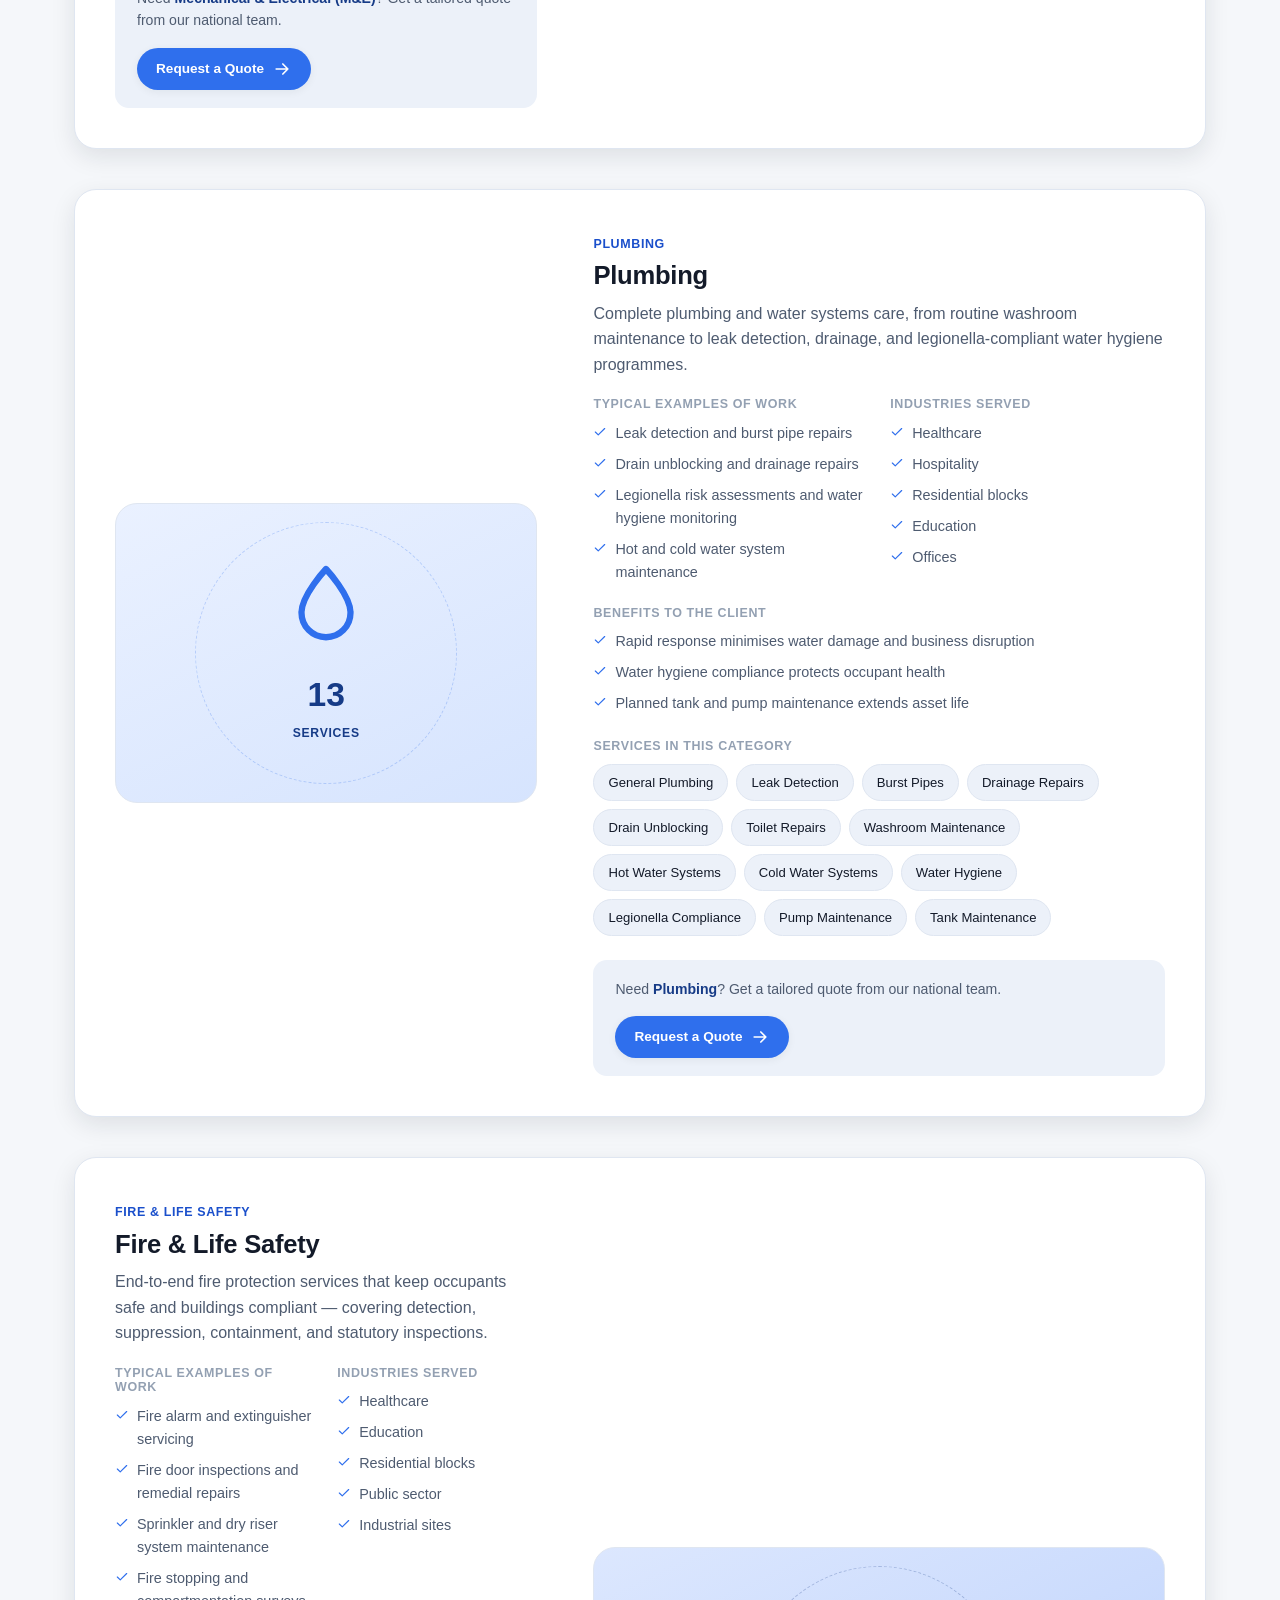
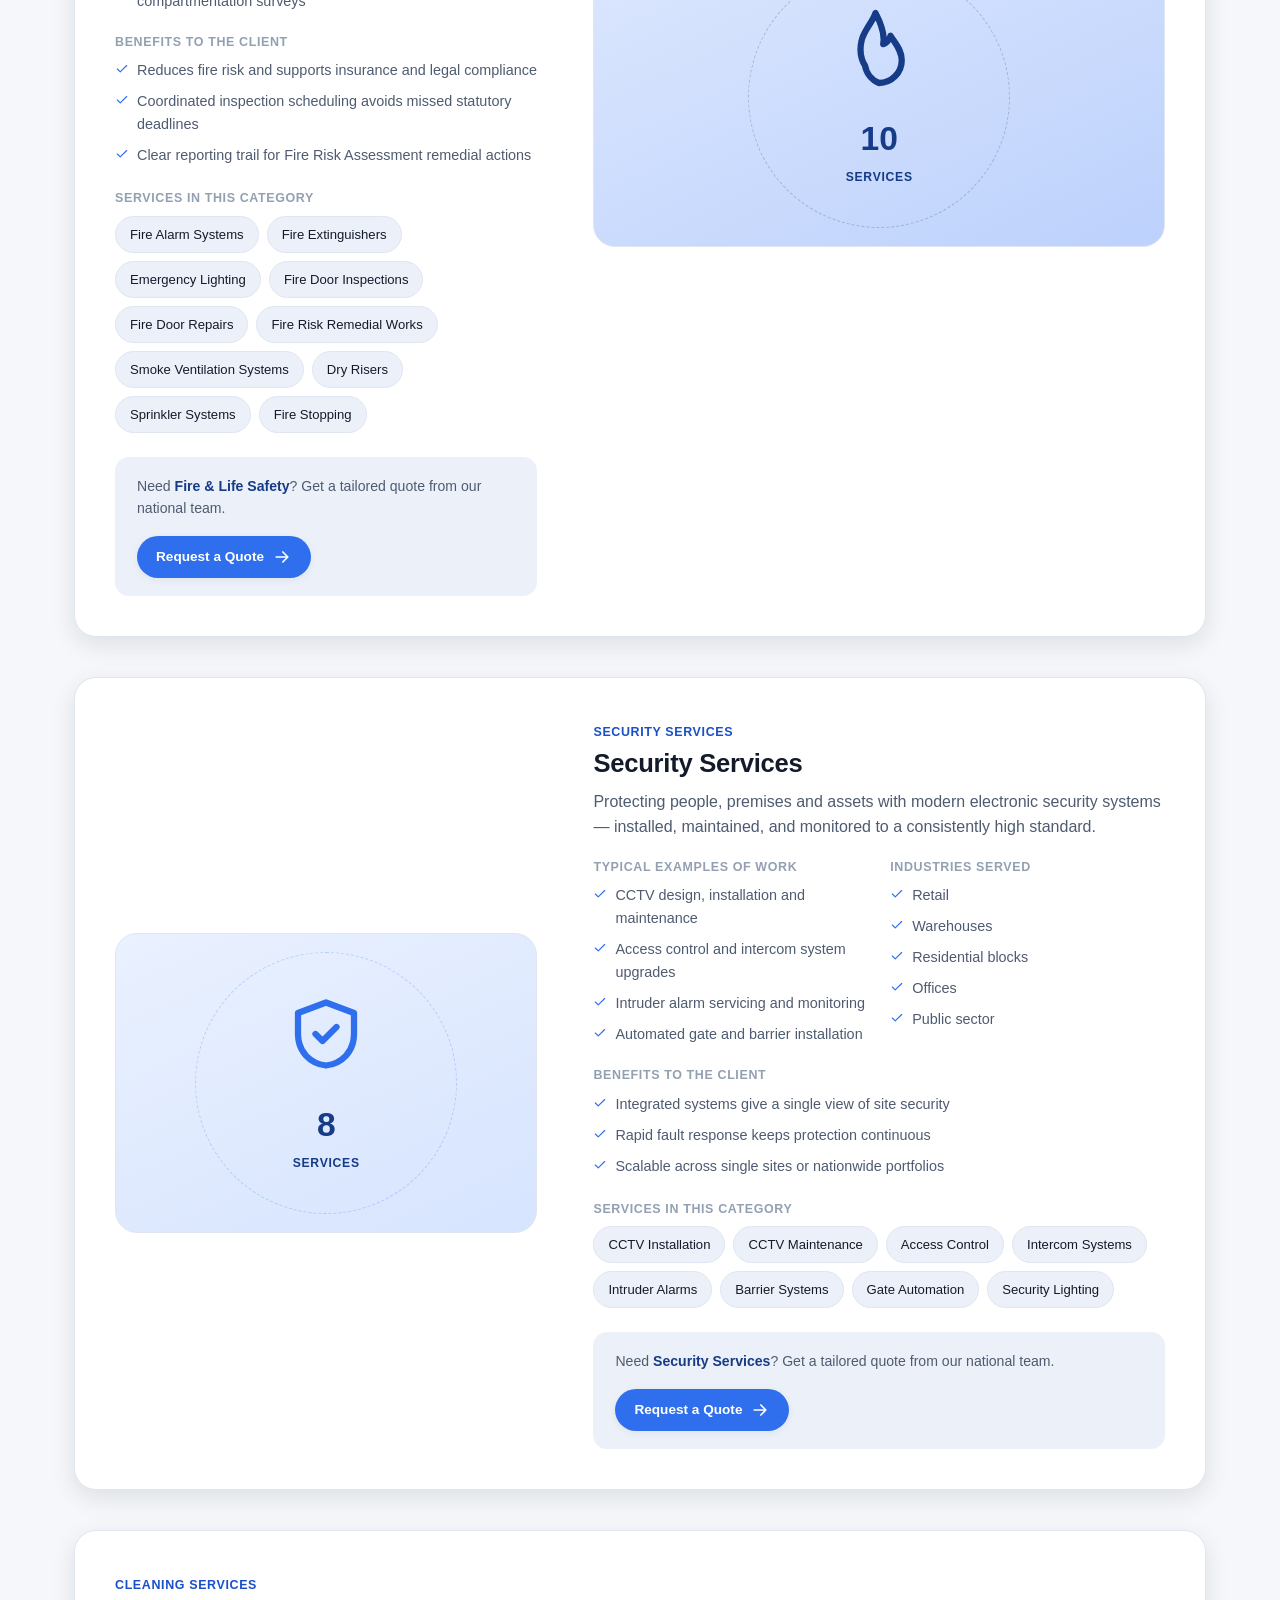
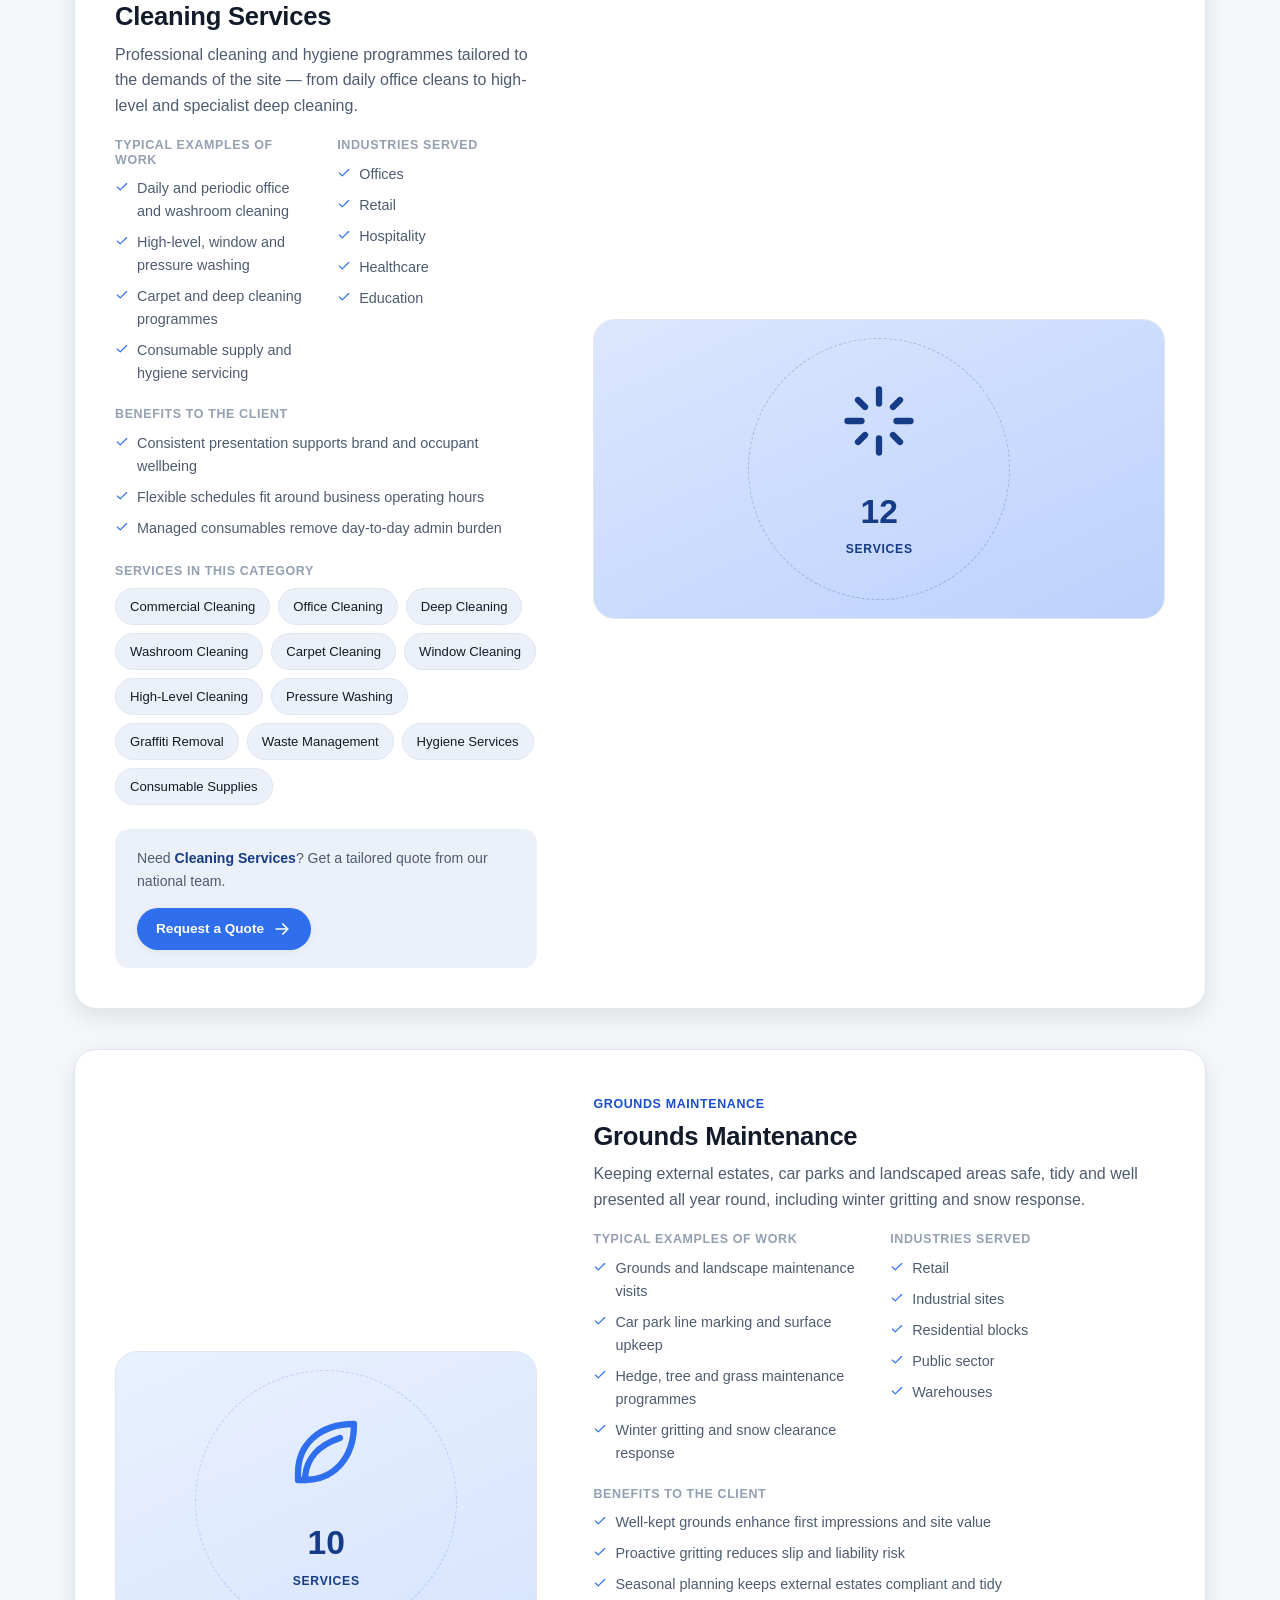
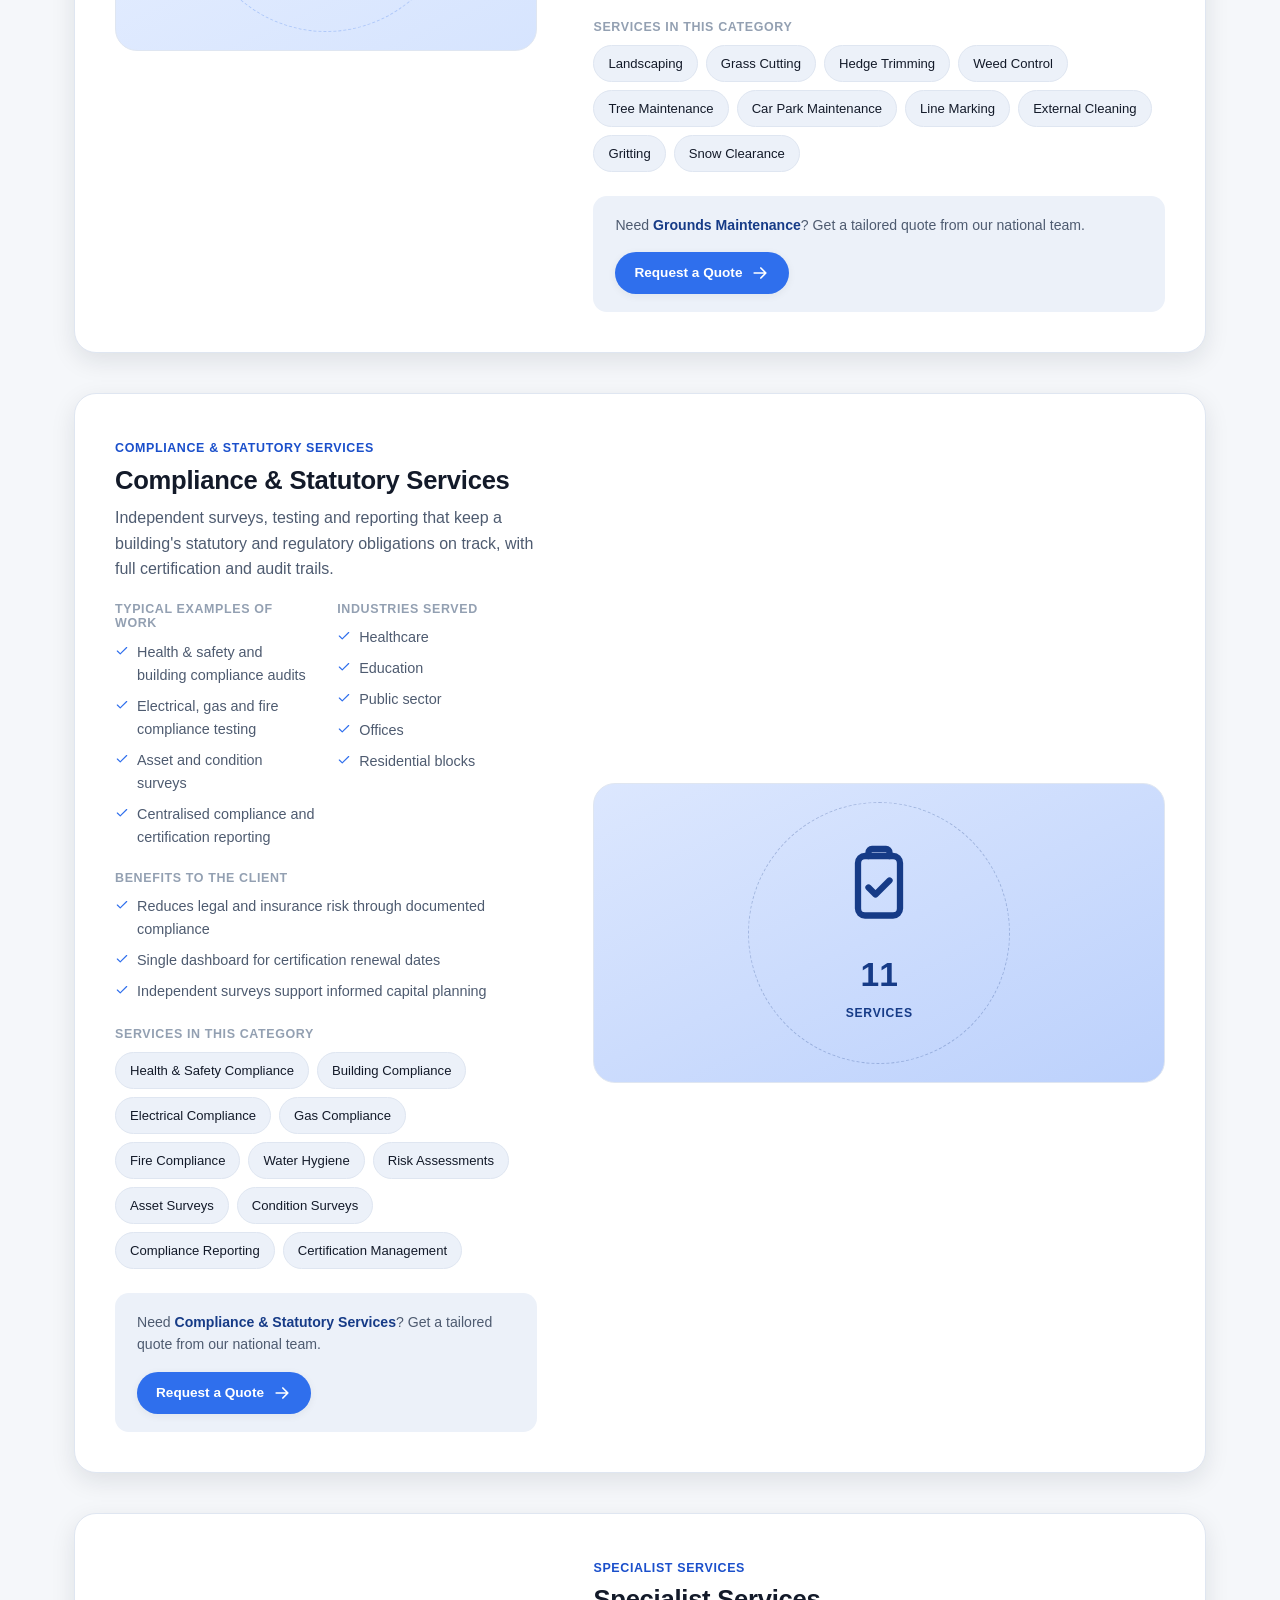
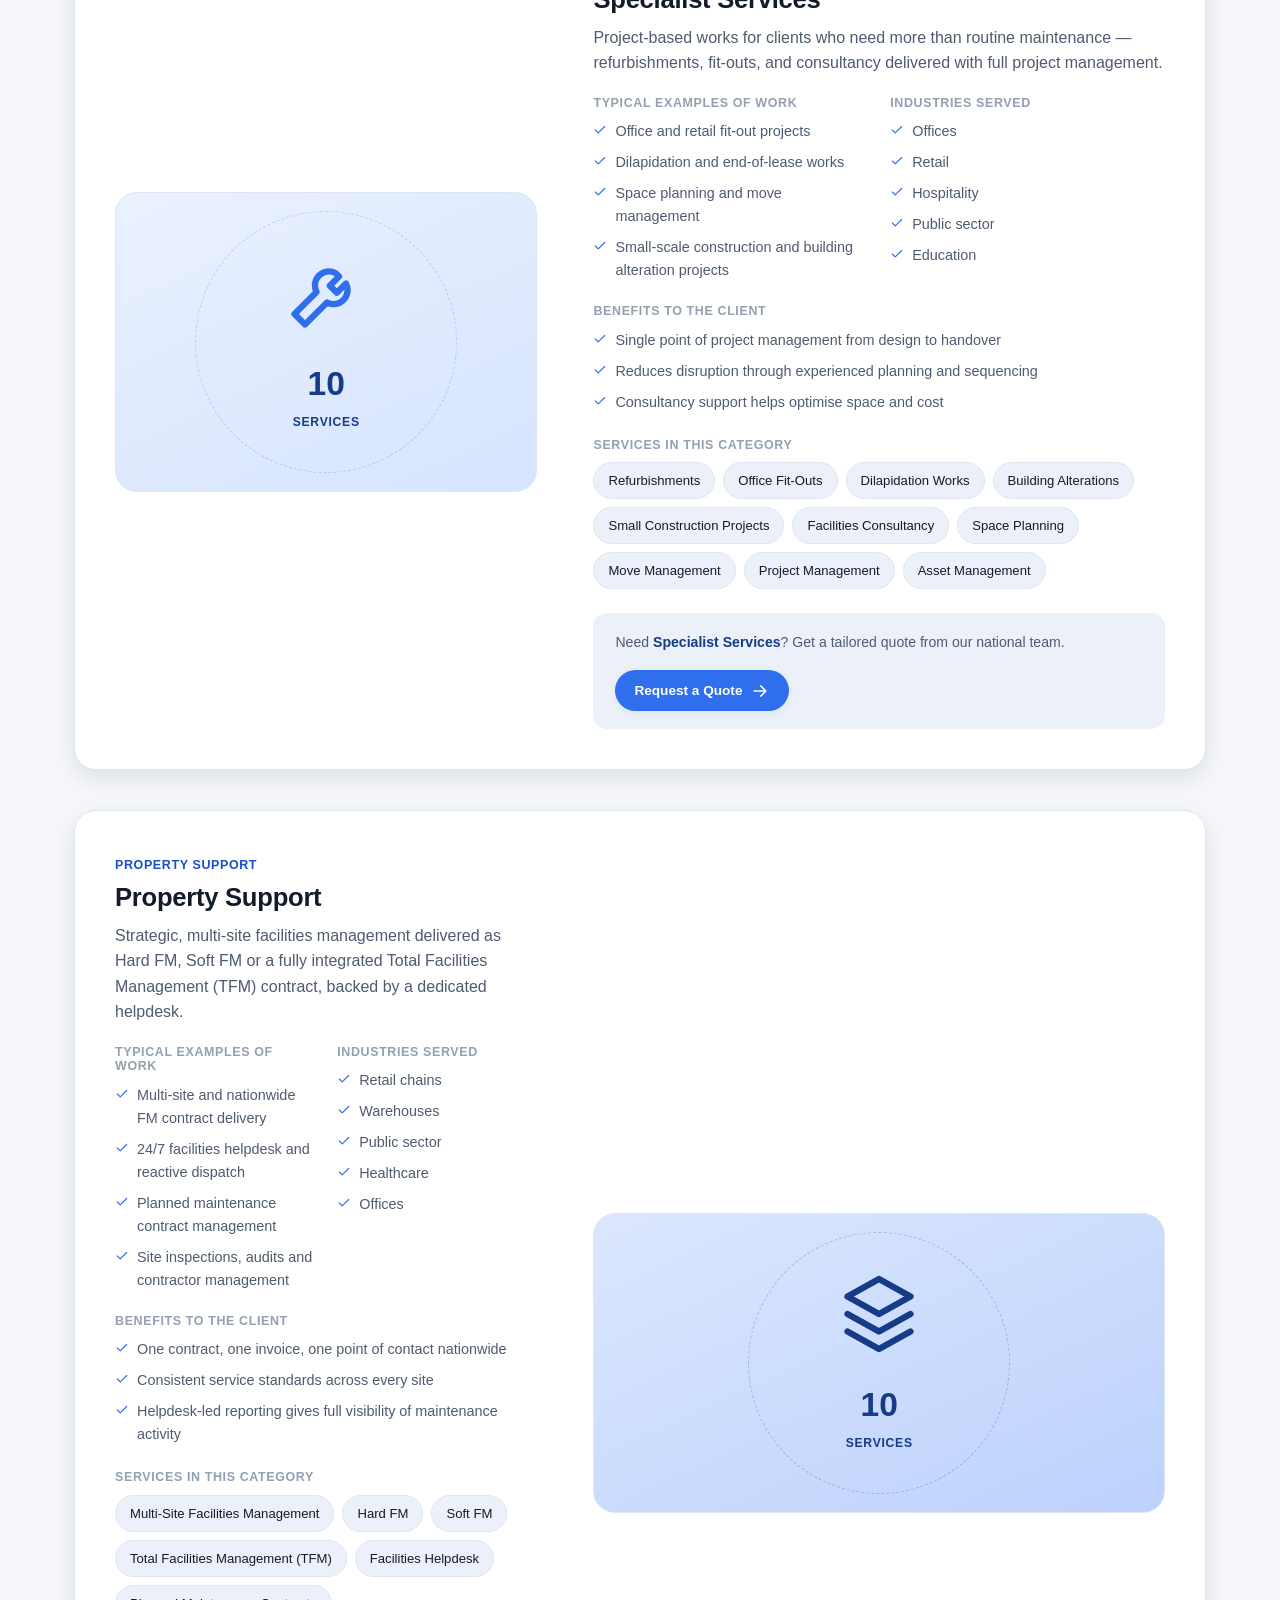
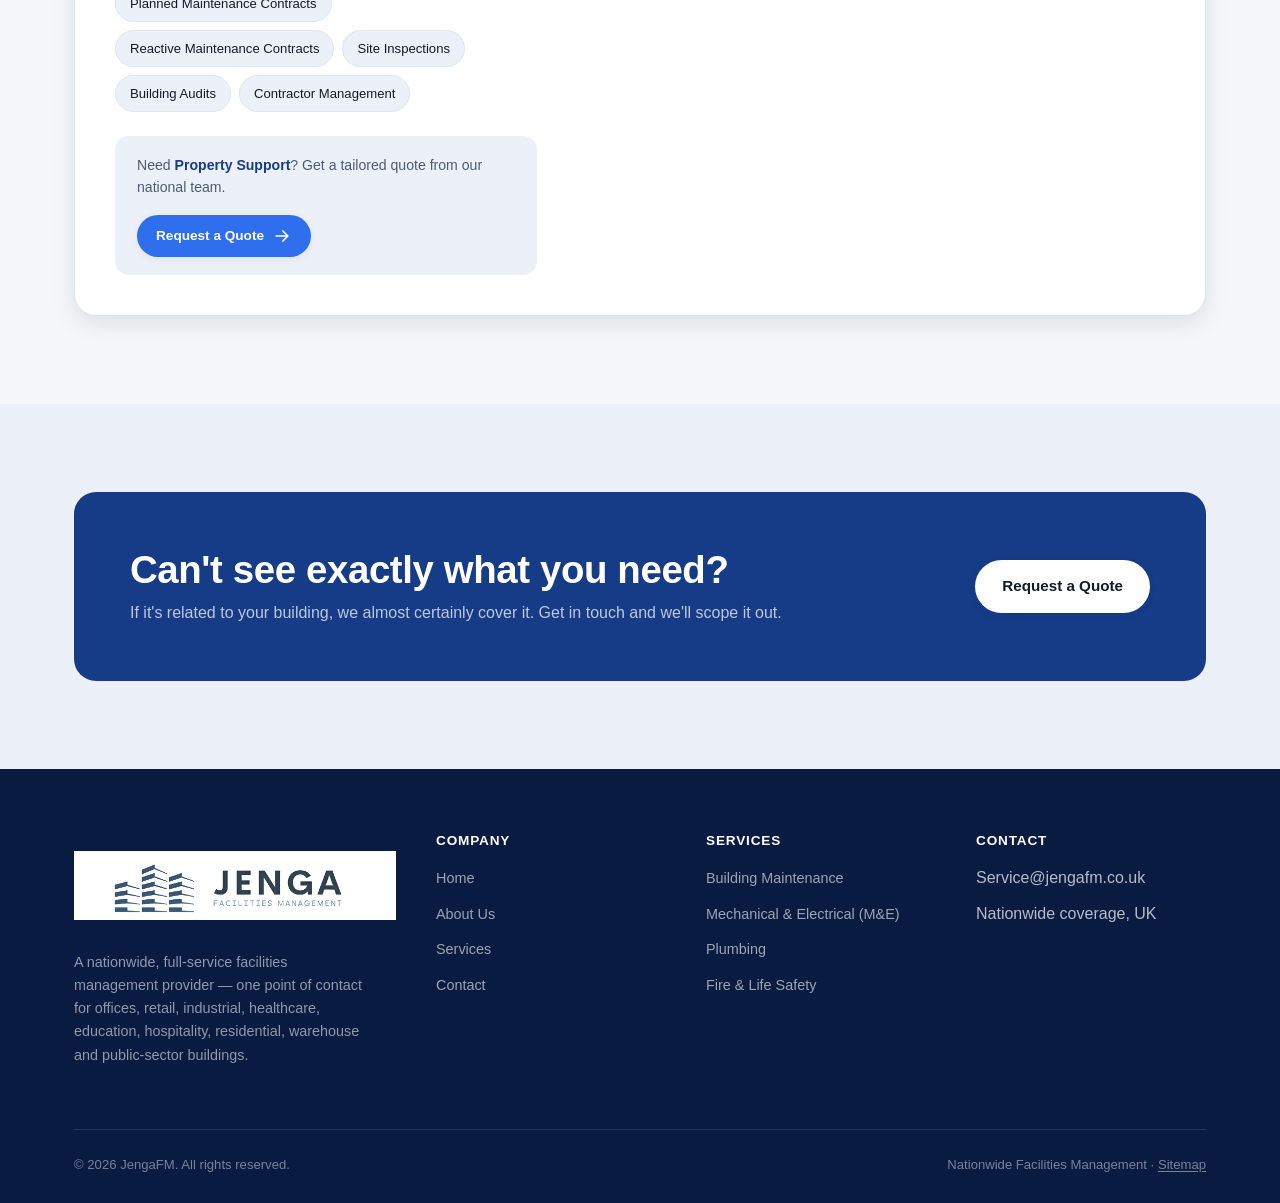
<file: services.html>
<!DOCTYPE html>
<html lang="en">
<head>
<meta charset="UTF-8">
<meta name="viewport" content="width=device-width, initial-scale=1.0">
<title>Services | Jenga Facilities Management — Comprehensive Service Catalogue</title>
<meta name="description" content="Explore Jenga Facilities Management's (JengaFM) comprehensive facilities management service catalogue: Building Maintenance, M&E, Plumbing, Fire & Life Safety, Security, Cleaning, Grounds, Compliance, Specialist and Property Support services.">
<meta name="robots" content="index, follow">
<link rel="canonical" href="https://jengafm.co.uk/services.html">
<link rel="icon" href="assets/Jenga_Favicon.png">
<link rel="stylesheet" href="css/style.css">

<meta property="og:type" content="website">
<meta property="og:site_name" content="Jenga Facilities Management">
<meta property="og:title" content="Services | Jenga Facilities Management">
<meta property="og:description" content="Explore Jenga Facilities Management's (JengaFM) comprehensive facilities management service catalogue: Building Maintenance, M&E, Plumbing, Fire & Life Safety, Security, Cleaning, Grounds, Compliance, Specialist and Property Support services.">
<meta property="og:url" content="https://jengafm.co.uk/services.html">
<meta property="og:image" content="https://jengafm.co.uk/assets/Jenga_Logo.png">
<meta name="twitter:card" content="summary_large_image">
<meta name="twitter:title" content="Services | Jenga Facilities Management">
<meta name="twitter:description" content="Explore Jenga Facilities Management's (JengaFM) comprehensive facilities management service catalogue: Building Maintenance, M&E, Plumbing, Fire & Life Safety, Security, Cleaning, Grounds, Compliance, Specialist and Property Support services.">
<meta name="twitter:image" content="https://jengafm.co.uk/assets/Jenga_Logo.png">

<script type="application/ld+json">
{
  "@context": "https://schema.org",
  "@type": "Organization",
  "name": "Jenga Facilities Management",
  "alternateName": "JengaFM",
  "url": "https://jengafm.co.uk/",
  "logo": "https://jengafm.co.uk/assets/Jenga_Logo.png",
  "email": "Service@jengafm.co.uk",
  "description": "Jenga Facilities Management (JengaFM) is a nationwide, full-service facilities management provider offering building maintenance, mechanical & electrical, compliance, cleaning, security and specialist services.",
  "areaServed": "GB"
}
</script>
</head>
<body>

<header class="site-header">
  <div class="container">
    <button class="nav-toggle" aria-label="Toggle navigation" aria-expanded="false">
      <span></span><span></span><span></span>
    </button>
    <a class="brand" href="index.html">
      <img src="assets/Jenga_Logo.png" alt="JengaFM - Facilities Management" class="brand-logo">
    </a>
    <nav class="main-nav">
      <a href="index.html">Home</a>
      <a href="services.html" class="active">Services</a>
      <a href="about.html">About</a>
      <a href="contact.html">Contact</a>
    </nav>
    <div class="header-cta">
      <span class="header-email">
        <svg width="16" height="16" viewBox="0 0 24 24" fill="none" stroke="currentColor" stroke-width="2"><rect x="2" y="4" width="20" height="16" rx="2"/><path d="m2 7 10 6 10-6"/></svg>
        Service@jengafm.co.uk
      </span>
      <a class="btn btn-primary btn-sm" href="contact.html">Request a Quote</a>
    </div>
  </div>
</header>

<section class="hero" style="padding-bottom:0;">
  <div class="container" style="grid-template-columns:1fr; padding-bottom:64px;">
    <div>
      <div class="eyebrow">Comprehensive Service Catalogue</div>
      <h1>Every building service your site will ever need</h1>
      <p class="lead">JengaFM is a full-service Facilities Management provider, offering virtually every building-related service required by commercial, residential, industrial, and public-sector clients — positioning us as a single, nationwide point of contact for offices, retail, industrial sites, healthcare, education, hospitality, residential blocks, warehouses, and public-sector buildings.</p>
    </div>
  </div>
</section>

<section>
  <div class="container">
    <p style="font-weight:700; color:var(--color-navy); margin-bottom:14px;">Jump to a category</p>
    <div class="services-toc" id="services-toc"></div>

    <div class="multirow" data-render="service-categories" data-mode="full"></div>
  </div>
</section>

<section class="section-alt">
  <div class="container">
    <div class="cta-band">
      <div>
        <h2>Can't see exactly what you need?</h2>
        <p>If it's related to your building, we almost certainly cover it. Get in touch and we'll scope it out.</p>
      </div>
      <a class="btn btn-primary" href="contact.html">Request a Quote</a>
    </div>
  </div>
</section>

<footer class="site-footer">
  <div class="container">
    <div class="footer-grid">
      <div class="footer-brand">
        <a class="brand" href="index.html">
          <img src="assets/Jenga_Logo.png" alt="JengaFM - Facilities Management" class="brand-logo">
        </a>
        <p>A nationwide, full-service facilities management provider — one point of contact for offices, retail, industrial, healthcare, education, hospitality, residential, warehouse and public-sector buildings.</p>
      </div>
      <div class="footer-col">
        <h4>Company</h4>
        <ul>
          <li><a href="index.html">Home</a></li>
          <li><a href="about.html">About Us</a></li>
          <li><a href="services.html">Services</a></li>
          <li><a href="contact.html">Contact</a></li>
        </ul>
      </div>
      <div class="footer-col">
        <h4>Services</h4>
        <ul id="footer-services-links"></ul>
      </div>
      <div class="footer-col">
        <h4>Contact</h4>
        <ul>
          <li>Service@jengafm.co.uk</li>
          <li>Nationwide coverage, UK</li>
        </ul>
      </div>
    </div>
    <div class="footer-bottom">
      <span>&copy; <span id="year"></span> JengaFM. All rights reserved.</span>
      <span>Nationwide Facilities Management · <a href="sitemap.xml">Sitemap</a></span>
    </div>
  </div>
</footer>

<script src="js/services-data.js"></script>
<script>
  document.getElementById("year").textContent = new Date().getFullYear();
  document.getElementById("services-toc").innerHTML = SERVICE_CATEGORIES.map(
    c => `<a class="toc-pill" href="#${c.id}">${c.name}</a>`
  ).join("");
  document.getElementById("footer-services-links").innerHTML = SERVICE_CATEGORIES.slice(0,4).map(
    c => `<li><a href="services.html#${c.id}">${c.name}</a></li>`
  ).join("");
</script>
<script src="js/main.js"></script>
</body>
</html>
</file>
<file: css/style.css>
/* ==========================================================================
   JengaFM — Dawn-inspired theme
   ========================================================================== */

:root {
  --color-bg: #F5F7FA;
  --color-surface: #FFFFFF;
  --color-surface-alt: #ECF1F9;
  --color-ink: #131A29;
  --color-ink-soft: #4E5B70;
  --color-ink-faint: #93A0B2;
  --color-navy: #163B87;
  --color-navy-dark: #0A1B42;
  --color-amber: #2F6FED;
  --color-amber-dark: #1A4FCB;
  --color-border: #DFE6F1;
  --radius-sm: 8px;
  --radius-md: 14px;
  --radius-lg: 22px;
  --shadow-sm: 0 2px 8px rgba(19, 26, 41, 0.06);
  --shadow-md: 0 8px 24px rgba(19, 26, 41, 0.10);
  --shadow-lg: 0 20px 48px rgba(19, 26, 41, 0.14);
  --container: 1180px;
  --font: -apple-system, BlinkMacSystemFont, "Segoe UI", "Inter", "Helvetica Neue", Arial, sans-serif;
}

* { box-sizing: border-box; }
html { scroll-behavior: smooth; }

body {
  margin: 0;
  font-family: var(--font);
  background: var(--color-bg);
  color: var(--color-ink);
  line-height: 1.6;
  -webkit-font-smoothing: antialiased;
}

img { max-width: 100%; display: block; }
svg { width: 20px; height: 20px; flex-shrink: 0; }

a { color: inherit; text-decoration: none; }

.container {
  max-width: var(--container);
  margin: 0 auto;
  padding: 0 24px;
}

h1, h2, h3, h4 { line-height: 1.15; margin: 0 0 0.5em; font-weight: 700; letter-spacing: -0.01em; }
h1 { font-size: clamp(2.2rem, 4vw, 3.4rem); }
h2 { font-size: clamp(1.7rem, 3vw, 2.4rem); }
h3 { font-size: 1.25rem; }
p { margin: 0 0 1em; color: var(--color-ink-soft); }

.eyebrow {
  display: inline-flex;
  align-items: center;
  gap: 8px;
  font-size: 0.78rem;
  font-weight: 700;
  letter-spacing: 0.08em;
  text-transform: uppercase;
  color: var(--color-amber-dark);
  margin-bottom: 14px;
}
.eyebrow::before {
  content: "";
  width: 22px;
  height: 2px;
  background: var(--color-amber);
  display: inline-block;
}

/* Buttons */
.btn {
  display: inline-flex;
  align-items: center;
  justify-content: center;
  gap: 8px;
  padding: 13px 26px;
  border-radius: 999px;
  font-weight: 600;
  font-size: 0.95rem;
  cursor: pointer;
  border: 1px solid transparent;
  transition: transform 0.15s ease, box-shadow 0.15s ease, background 0.15s ease, color 0.15s ease;
  white-space: nowrap;
}
.btn:hover { transform: translateY(-1px); }
.btn-primary { background: var(--color-amber); color: #fff; box-shadow: var(--shadow-sm); }
.btn-primary:hover { background: var(--color-amber-dark); box-shadow: var(--shadow-md); }
.btn-dark { background: var(--color-navy); color: #fff; }
.btn-dark:hover { background: var(--color-navy-dark); }
.btn-outline { background: transparent; border-color: rgba(255,255,255,0.4); color: currentColor; }
.btn-outline:hover { background: rgba(255,255,255,0.08); }
.btn-ghost { background: var(--color-surface-alt); color: var(--color-navy); }
.btn-ghost:hover { background: var(--color-border); }
.btn-sm { padding: 9px 18px; font-size: 0.85rem; }

/* On dark (near-black) sections, invert the primary button so it stays visible */
.hero .btn-primary, .cta-band .btn-primary {
  background: #fff;
  color: var(--color-ink);
}
.hero .btn-primary:hover, .cta-band .btn-primary:hover {
  background: #E1E6E9;
}
.btn-block { width: 100%; }

/* ==========================================================================
   Header
   ========================================================================== */
.site-header {
  position: sticky;
  top: 0;
  z-index: 100;
  background: #FFFFFF;
  border-bottom: 1px solid var(--color-border);
}
.site-header .container {
  display: flex;
  align-items: center;
  justify-content: space-between;
  height: 96px;
  max-width: 1360px;
}
.brand { display: flex; align-items: center; gap: 12px; font-weight: 800; font-size: 1.15rem; color: var(--color-navy); }
.brand img { height: 76px; width: auto; object-fit: contain; }

.main-nav { display: flex; align-items: center; gap: 20px; }
.main-nav a {
  font-size: 0.93rem;
  font-weight: 600;
  color: var(--color-ink-soft);
  position: relative;
  padding: 6px 0;
}
.main-nav a:hover, .main-nav a.active { color: var(--color-navy); }
.main-nav a::after {
  content: "";
  position: absolute;
  left: 0; right: 0; bottom: -2px;
  height: 2px;
  background: var(--color-amber);
  border-radius: 2px;
  transform: scaleX(0);
  transform-origin: center;
  transition: transform 0.25s ease;
}
.main-nav a:hover::after, .main-nav a.active::after { transform: scaleX(1); }
.header-cta { display: flex; align-items: center; gap: 10px; }
.header-email { font-weight: 700; font-size: 0.9rem; color: var(--color-navy); display: flex; align-items: center; gap: 6px; }

.nav-toggle {
  display: none;
  background: none;
  border: none;
  cursor: pointer;
  padding: 8px;
}
.nav-toggle span { display: block; width: 24px; height: 2px; background: var(--color-navy); margin: 5px 0; border-radius: 2px; }

/* ==========================================================================
   Hero
   ========================================================================== */
.hero {
  background: linear-gradient(160deg, var(--color-navy) 0%, var(--color-navy-dark) 100%);
  color: #fff;
  position: relative;
  overflow: hidden;
}
.hero::before {
  content: "";
  position: absolute;
  top: -20%; right: -10%;
  width: 560px; height: 560px;
  background: radial-gradient(circle, rgba(79,141,255,0.35) 0%, rgba(79,141,255,0) 70%);
}
.hero .container {
  padding-top: 96px;
  padding-bottom: 96px;
  position: relative;
  display: grid;
  grid-template-columns: 1.15fr 0.85fr;
  gap: 48px;
  align-items: center;
}
.hero .eyebrow { color: rgba(255,255,255,0.75); }
.hero .eyebrow::before { background: rgba(255,255,255,0.6); }
.hero h1 { color: #fff; }
.hero p.lead { color: rgba(255,255,255,0.78); font-size: 1.1rem; max-width: 540px; }
.hero-actions { display: flex; gap: 14px; margin-top: 28px; flex-wrap: wrap; }
.hero-stats {
  display: grid;
  grid-template-columns: repeat(3, 1fr);
  gap: 16px;
  margin-top: 48px;
  max-width: 520px;
}
.hero-stats div { border-left: 2px solid rgba(255,255,255,0.4); padding-left: 12px; }
.hero-stats strong { display: block; font-size: 1.5rem; color: #fff; }
.hero-stats span { font-size: 0.8rem; color: rgba(255,255,255,0.65); }

.hero-panel {
  background: rgba(255,255,255,0.06);
  border: 1px solid rgba(255,255,255,0.14);
  border-radius: var(--radius-lg);
  padding: 28px;
  backdrop-filter: blur(6px);
}
.hero-panel h3 { color: #fff; margin-bottom: 16px; }
.hero-panel ul { list-style: none; margin: 0; padding: 0; display: grid; gap: 10px; }
.hero-panel li {
  display: flex; align-items: center; gap: 10px;
  font-size: 0.92rem; color: rgba(255,255,255,0.85);
  background: rgba(255,255,255,0.05);
  padding: 10px 14px; border-radius: var(--radius-sm);
}
.hero-panel li svg { flex-shrink: 0; color: rgba(255,255,255,0.85); }

/* ==========================================================================
   Sections
   ========================================================================== */
section { padding: 88px 0; }
.section-alt { background: var(--color-surface-alt); }
.section-head { max-width: 680px; margin-bottom: 48px; }
.section-head.center { margin-left: auto; margin-right: auto; text-align: center; }

.grid { display: grid; gap: 24px; }
.grid-3 { grid-template-columns: repeat(3, 1fr); }
.grid-4 { grid-template-columns: repeat(4, 1fr); }
.grid-2 { grid-template-columns: repeat(2, 1fr); }

/* Generic card */
.card {
  background: var(--color-surface);
  border: 1px solid var(--color-border);
  border-radius: var(--radius-md);
  padding: 28px;
  transition: box-shadow 0.2s ease, transform 0.2s ease;
}
.card:hover { box-shadow: var(--shadow-md); transform: translateY(-3px); }

.icon-badge {
  width: 52px; height: 52px;
  border-radius: 14px;
  background: linear-gradient(150deg, #EAF1FF, #D6E4FE);
  border: 1px solid var(--color-border);
  color: var(--color-amber);
  display: flex; align-items: center; justify-content: center;
  margin-bottom: 18px;
}
.icon-badge svg { width: 26px; height: 26px; }
.icon-badge.navy { background: linear-gradient(150deg, #DCE7FE, #BCD1FC); color: var(--color-navy); }

/* Category overview cards (home page) */
.cat-card { display: flex; flex-direction: column; }
.cat-card .count { font-size: 0.78rem; font-weight: 700; color: var(--color-ink-faint); text-transform: uppercase; letter-spacing: 0.05em; }
.cat-card h3 { margin-top: 4px; }
.cat-card a.more { margin-top: auto; font-size: 0.86rem; font-weight: 700; color: var(--color-amber-dark); padding-top: 14px; display: inline-flex; align-items: center; gap: 6px; }
.cat-card a.more svg { transition: transform 0.15s ease; }
.cat-card:hover a.more svg { transform: translateX(3px); }

/* Sectors strip */
.sector-strip {
  display: flex; flex-wrap: wrap; gap: 12px; justify-content: center;
}
.sector-pill {
  background: var(--color-surface);
  border: 1px solid var(--color-border);
  border-radius: 999px;
  padding: 10px 20px;
  font-size: 0.88rem;
  font-weight: 600;
  color: var(--color-navy);
  display: flex; align-items: center; gap: 8px;
}
.sector-pill svg { color: var(--color-amber); width: 16px; height: 16px; }

/* CTA band */
.cta-band {
  background: var(--color-navy);
  color: #fff;
  border-radius: var(--radius-lg);
  padding: 56px;
  display: flex;
  align-items: center;
  justify-content: space-between;
  gap: 32px;
  flex-wrap: wrap;
}
.cta-band h2 { color: #fff; margin-bottom: 8px; }
.cta-band p { color: rgba(255,255,255,0.72); margin: 0; }

/* ==========================================================================
   Services accordion
   ========================================================================== */
.services-toc {
  display: flex; flex-wrap: wrap; gap: 10px;
  margin-bottom: 40px;
}
.toc-pill {
  background: var(--color-surface);
  border: 1px solid var(--color-border);
  border-radius: 999px;
  padding: 9px 16px;
  font-size: 0.84rem;
  font-weight: 600;
  color: var(--color-ink-soft);
}
.toc-pill:hover { border-color: var(--color-amber); color: var(--color-navy); }

.accordion { display: flex; flex-direction: column; gap: 16px; }

.acc-item {
  background: var(--color-surface);
  border: 1px solid var(--color-border);
  border-radius: var(--radius-lg);
  overflow: hidden;
  scroll-margin-top: 96px;
}
.acc-header {
  display: flex;
  align-items: center;
  gap: 20px;
  width: 100%;
  padding: 24px 28px;
  background: none;
  border: none;
  cursor: pointer;
  text-align: left;
  font-family: inherit;
}
.acc-header .icon-badge { margin-bottom: 0; flex-shrink: 0; }
.acc-header .head-text { flex: 1; }
.acc-header .head-text .count { font-size: 0.78rem; font-weight: 700; color: var(--color-amber-dark); text-transform: uppercase; letter-spacing: 0.05em; }
.acc-header .head-text h3 { margin: 2px 0 4px; }
.acc-header .head-text p { margin: 0; font-size: 0.92rem; }
.acc-chevron {
  flex-shrink: 0;
  width: 34px; height: 34px;
  border-radius: 50%;
  background: var(--color-surface-alt);
  display: flex; align-items: center; justify-content: center;
  transition: transform 0.25s ease, background 0.2s ease;
}
.acc-item.open .acc-chevron { transform: rotate(180deg); background: var(--color-amber); color: #fff; }

.acc-panel {
  max-height: 0;
  overflow: hidden;
  transition: max-height 0.35s ease;
}
.acc-item.open .acc-panel { max-height: 4000px; }
.acc-panel-inner { padding: 0 28px 32px; border-top: 1px solid var(--color-border); padding-top: 28px; }

/* ==========================================================================
   Services multirow (Shopify Dawn "Multirow" inspired)
   ========================================================================== */
.multirow { display: flex; flex-direction: column; gap: 40px; }

.mr-row {
  display: grid;
  grid-template-columns: 0.85fr 1.15fr;
  gap: 56px;
  align-items: center;
  scroll-margin-top: 136px;
  background: var(--color-surface);
  border: 1px solid var(--color-border);
  border-radius: var(--radius-lg);
  box-shadow: var(--shadow-md);
  padding: 40px;
}
.mr-row .mr-visual { order: 1; }
.mr-row .mr-content { order: 2; }
.mr-row:nth-child(even) .mr-visual { order: 2; }
.mr-row:nth-child(even) .mr-content { order: 1; }

.mr-visual {
  border-radius: var(--radius-lg);
  min-height: 300px;
  display: flex;
  flex-direction: column;
  align-items: center;
  justify-content: center;
  text-align: center;
  padding: 40px;
  background: linear-gradient(155deg, #EAF1FF, #D6E4FE);
  border: 1px solid var(--color-border);
  color: var(--color-amber);
  position: relative;
  overflow: hidden;
}
.mr-row:nth-child(even) .mr-visual {
  background: linear-gradient(155deg, #DCE7FE, #BCD1FC);
  color: var(--color-navy);
}
.mr-visual::before {
  content: "";
  position: absolute;
  width: 260px; height: 260px;
  border-radius: 50%;
  border: 1px dashed currentColor;
  opacity: 0.25;
}
.mr-visual svg { width: 84px; height: 84px; position: relative; }
.mr-visual .mr-count {
  position: relative;
  margin-top: 22px;
  font-size: 2.1rem;
  font-weight: 800;
  color: var(--color-navy);
}
.mr-visual .mr-count .num { display: inline-block; }
.mr-visual .mr-count span:not(.num) {
  display: block;
  font-size: 0.76rem;
  font-weight: 700;
  letter-spacing: 0.06em;
  text-transform: uppercase;
  color: inherit;
  margin-top: 2px;
}

.mr-content .count { font-size: 0.78rem; font-weight: 700; color: var(--color-amber-dark); text-transform: uppercase; letter-spacing: 0.05em; }
.mr-content h3 { margin: 6px 0 10px; font-size: 1.6rem; }

.mr-details { display: grid; grid-template-columns: repeat(2, 1fr); gap: 22px; margin: 20px 0 24px; }
.mr-details .detail-block.full { grid-column: 1 / -1; }

.detail-grid { display: grid; grid-template-columns: repeat(3, 1fr); gap: 24px; margin-bottom: 26px; }
.detail-block h4 {
  font-size: 0.78rem; text-transform: uppercase; letter-spacing: 0.05em;
  color: var(--color-ink-faint); margin-bottom: 10px; font-weight: 700;
}
.detail-block ul { margin: 0; padding: 0; list-style: none; display: grid; gap: 8px; }
.detail-block li { font-size: 0.9rem; color: var(--color-ink-soft); display: flex; gap: 8px; align-items: flex-start; }
.detail-block li svg { flex-shrink: 0; margin-top: 3px; color: var(--color-amber); width: 14px; height: 14px; }

.service-tags { display: flex; flex-wrap: wrap; gap: 8px; margin-bottom: 24px; }
.service-tag {
  background: var(--color-surface-alt);
  border: 1px solid var(--color-border);
  border-radius: 999px;
  padding: 7px 14px;
  font-size: 0.82rem;
  color: var(--color-ink);
  font-weight: 500;
}

.acc-footer {
  display: flex; align-items: center; justify-content: space-between;
  gap: 16px; flex-wrap: wrap;
  background: var(--color-surface-alt);
  border-radius: var(--radius-md);
  padding: 18px 22px;
}
.acc-footer p { margin: 0; font-size: 0.88rem; }
.acc-footer strong { color: var(--color-navy); }

/* ==========================================================================
   Footer
   ========================================================================== */
.site-footer { background: var(--color-navy-dark); color: rgba(255,255,255,0.7); padding: 64px 0 28px; }
.footer-grid { display: grid; grid-template-columns: 1.4fr 1fr 1fr 1fr; gap: 40px; margin-bottom: 48px; }
.footer-brand .brand { color: #fff; }
.footer-brand .brand img { border-radius: 8px; height: 104px; }
.footer-brand p { color: rgba(255,255,255,0.55); margin-top: 14px; font-size: 0.9rem; max-width: 300px; }
.footer-col h4 { color: #fff; font-size: 0.85rem; text-transform: uppercase; letter-spacing: 0.06em; margin-bottom: 16px; }
.footer-col ul { list-style: none; margin: 0; padding: 0; display: grid; gap: 10px; }
.footer-col a { font-size: 0.9rem; color: rgba(255,255,255,0.6); }
.footer-col a:hover { color: #fff; }
.footer-bottom {
  border-top: 1px solid rgba(255,255,255,0.1);
  padding-top: 24px;
  display: flex; justify-content: space-between; flex-wrap: wrap; gap: 12px;
  font-size: 0.82rem; color: rgba(255,255,255,0.45);
}
.footer-bottom a { text-decoration: underline; text-underline-offset: 2px; }
.footer-bottom a:hover { color: #fff; }

/* ==========================================================================
   Contact / form
   ========================================================================== */
.form-grid { display: grid; grid-template-columns: repeat(2, 1fr); gap: 18px; }
.field { display: flex; flex-direction: column; gap: 6px; }
.field.full { grid-column: 1 / -1; }
.field label { font-size: 0.85rem; font-weight: 600; color: var(--color-navy); }
.field input, .field select, .field textarea {
  border: 1px solid var(--color-border);
  border-radius: var(--radius-sm);
  padding: 12px 14px;
  font-family: inherit;
  font-size: 0.95rem;
  background: var(--color-surface);
  color: var(--color-ink);
}
.field input:focus, .field select:focus, .field textarea:focus {
  outline: none; border-color: var(--color-amber);
  box-shadow: 0 0 0 3px rgba(47, 111, 237, 0.15);
}
.contact-info-card { background: var(--color-navy); color: #fff; border-radius: var(--radius-lg); padding: 36px; }
.contact-info-card h3 { color: #fff; }
.contact-info-card ul { list-style: none; margin: 24px 0 0; padding: 0; display: grid; gap: 18px; }
.contact-info-card li { display: flex; gap: 14px; align-items: flex-start; font-size: 0.92rem; color: rgba(255,255,255,0.8); }
.contact-info-card li svg { color: rgba(255,255,255,0.85); flex-shrink: 0; margin-top: 2px; }

/* ==========================================================================
   Utility
   ========================================================================== */
.pill-check { display: inline-flex; align-items: center; gap: 8px; font-size: 0.85rem; font-weight: 600; color: var(--color-navy); }
.pill-check svg { color: var(--color-amber); }
.stack { display: flex; flex-direction: column; }
.mt-0 { margin-top: 0; }
.badge-row { display: flex; gap: 10px; flex-wrap: wrap; margin-top: 18px; }

/* ==========================================================================
   Responsive
   ========================================================================== */
@media (max-width: 980px) {
  .hero .container { grid-template-columns: 1fr; }
  .grid-4 { grid-template-columns: repeat(2, 1fr); }
  .grid-3 { grid-template-columns: repeat(2, 1fr); }
  .footer-grid { grid-template-columns: 1fr 1fr; }
  .detail-grid { grid-template-columns: 1fr; }
  .mr-row, .mr-row:nth-child(even) { grid-template-columns: 1fr; }
  .mr-row .mr-visual, .mr-row:nth-child(even) .mr-visual { order: 1; }
  .mr-row .mr-content, .mr-row:nth-child(even) .mr-content { order: 2; }
  .mr-details { grid-template-columns: 1fr; }
}
/* ==========================================================================
   Motion & dynamics
   ========================================================================== */
@media (prefers-reduced-motion: no-preference) {

  /* Sticky header: shrink + gain shadow once the page scrolls */
  .site-header { transition: box-shadow 0.25s ease, height 0.25s ease; }
  .site-header .container { transition: height 0.25s ease; }
  .site-header.is-scrolled { box-shadow: var(--shadow-sm); }
  .site-header.is-scrolled .container { height: 72px; }
  .site-header.is-scrolled .brand img { height: 52px; }
  .brand img { transition: height 0.25s ease; }

  /* Scroll-reveal: elements fade + rise into place as they enter the viewport */
  [data-reveal] {
    opacity: 0;
    transform: translateY(28px);
    transition: opacity 0.65s cubic-bezier(0.2, 0.65, 0.3, 1), transform 0.65s cubic-bezier(0.2, 0.65, 0.3, 1);
  }
  [data-reveal].in-view { opacity: 1; transform: translateY(0); }

  /* Hero ambient glow drift */
  .hero::before { animation: heroDrift 14s ease-in-out infinite alternate; }
  @keyframes heroDrift {
    0%   { transform: translate(0, 0) scale(1); }
    100% { transform: translate(-40px, 30px) scale(1.15); }
  }

  /* Card lift already has a transition; add a touch of easing consistency */
  .card, .cat-card, .mr-row, .mr-visual, .sector-pill, .toc-pill, .service-tag {
    transition: box-shadow 0.25s ease, transform 0.25s ease, background 0.2s ease, border-color 0.2s ease, color 0.2s ease;
  }
  .service-tag:hover { background: var(--color-amber); border-color: var(--color-amber); color: #fff; transform: translateY(-1px); }

  /* Each category card floats on hover */
  .mr-row:hover { transform: translateY(-6px); box-shadow: var(--shadow-lg); }
  .mr-visual { transition: transform 0.4s ease; }
  .mr-row:hover .mr-visual { transform: translateY(-4px) rotate(-1deg); }
  .mr-row:nth-child(even):hover .mr-visual { transform: translateY(-4px) rotate(1deg); }

  /* Button press feedback */
  .btn { transition: transform 0.15s ease, box-shadow 0.15s ease, background 0.15s ease, color 0.15s ease; }
  .btn:active { transform: translateY(1px) scale(0.98); }

  /* Mobile nav slide/fade */
  .main-nav { transition: max-height 0.3s ease, opacity 0.25s ease; }

  /* Scrollspy active state on services TOC */
  .toc-pill.is-active { background: var(--color-navy); border-color: var(--color-navy); color: #fff; }

  /* Scroll progress bar */
  .scroll-progress {
    position: fixed;
    top: 0; left: 0;
    height: 3px;
    width: 0%;
    background: var(--color-amber);
    z-index: 200;
    transition: width 0.1s linear;
  }

  /* Back-to-top button */
  .back-to-top {
    position: fixed;
    right: 24px;
    bottom: 24px;
    width: 46px;
    height: 46px;
    border-radius: 50%;
    background: var(--color-navy);
    color: #fff;
    display: flex;
    align-items: center;
    justify-content: center;
    border: none;
    cursor: pointer;
    box-shadow: var(--shadow-md);
    opacity: 0;
    transform: translateY(12px);
    pointer-events: none;
    transition: opacity 0.25s ease, transform 0.25s ease, background 0.2s ease;
    z-index: 90;
  }
  .back-to-top.visible { opacity: 1; transform: translateY(0); pointer-events: auto; }
  .back-to-top:hover { background: var(--color-amber); }

  /* Animated counters get a subtle pop when they finish */
  .count-pop { animation: countPop 0.4s ease; }
  @keyframes countPop {
    0% { transform: scale(1); }
    50% { transform: scale(1.12); }
    100% { transform: scale(1); }
  }
}

.mobile-sticky-cta { display: none; }

@media (max-width: 760px) {
  .site-header .container {
    position: relative;
    height: 96px;
    display: grid;
    grid-template-columns: auto 1fr auto;
    align-items: center;
    gap: 12px;
  }
  .nav-toggle { grid-column: 1; justify-self: start; }
  .site-header .brand {
    position: absolute;
    left: 50%;
    top: 50%;
    transform: translate(-50%, -50%);
    max-width: 60vw;
  }
  .header-cta { grid-column: 3; justify-self: end; }
  .header-cta .btn { display: none; }
  .site-header .brand img { height: 68px; max-width: 100%; }
  .site-header.is-scrolled .container { height: 76px; }
  .site-header.is-scrolled .brand img { height: 54px; }
  .main-nav {
    position: absolute;
    top: 100%;
    left: 0;
    right: 0;
    flex-direction: column;
    align-items: flex-start;
    gap: 4px;
    background: var(--color-surface);
    border: 1px solid var(--color-border);
    border-top: none;
    border-radius: 0 0 var(--radius-md) var(--radius-md);
    box-shadow: var(--shadow-lg);
    padding: 8px;
    max-height: 0;
    opacity: 0;
    overflow: hidden;
    pointer-events: none;
    z-index: 101;
  }
  .main-nav.nav-open { max-height: 320px; opacity: 1; pointer-events: auto; }
  .main-nav a { width: 100%; padding: 14px 12px; font-size: 1rem; }
  .nav-toggle { display: block; }
  .nav-toggle.is-active span:nth-child(1) { transform: translateY(7px) rotate(45deg); }
  .nav-toggle.is-active span:nth-child(2) { opacity: 0; }
  .nav-toggle.is-active span:nth-child(3) { transform: translateY(-7px) rotate(-45deg); }
  .nav-toggle span { transition: transform 0.2s ease, opacity 0.2s ease; }
  .header-email { display: none; }
  .header-cta .btn-sm { padding: 9px 16px; font-size: 0.85rem; }
  .nav-backdrop {
    position: fixed;
    inset: 0;
    background: rgba(10, 27, 66, 0.35);
    opacity: 0;
    pointer-events: none;
    transition: opacity 0.25s ease;
    z-index: 99;
  }
  .nav-backdrop.visible { opacity: 1; pointer-events: auto; }

  .hero .container { padding-top: 48px; padding-bottom: 48px; gap: 32px; }
  .hero-actions { gap: 10px; }
  .hero-actions .btn { flex: 1 1 auto; }
  .hero-stats { grid-template-columns: repeat(3, 1fr); gap: 10px; margin-top: 32px; }
  .hero-stats strong { font-size: 1.2rem; }
  .hero-stats span { font-size: 0.72rem; }
  .hero-panel { padding: 20px; }

  section { padding: 48px 0; }
  .section-head { margin-bottom: 32px; }
  .cta-band { padding: 28px; text-align: center; justify-content: center; }
  .cta-band > div:first-child { width: 100%; }
  .footer-grid { grid-template-columns: 1fr; }
  .grid-4, .grid-3, .grid-2 { grid-template-columns: 1fr; }
  .form-grid { grid-template-columns: 1fr; }
  .field.full { grid-column: auto; }
  .acc-header { padding: 18px; gap: 14px; }
  .acc-panel-inner { padding: 0 18px 26px; }
  .mr-row { padding: 20px; gap: 24px; }
  .mr-visual { min-height: 160px; padding: 22px; }
  .mr-visual svg { width: 56px; height: 56px; }
  .mr-visual .mr-count { font-size: 1.5rem; margin-top: 14px; }
  .mr-content h3 { font-size: 1.3rem; }

  body.has-sticky-cta { padding-bottom: 76px; }
  .mobile-sticky-cta {
    display: block;
    position: fixed;
    left: 0; right: 0; bottom: 0;
    z-index: 95;
    background: var(--color-surface);
    border-top: 1px solid var(--color-border);
    padding: 12px 16px;
    padding-bottom: max(12px, env(safe-area-inset-bottom));
    box-shadow: 0 -6px 20px rgba(19, 26, 41, 0.1);
    transform: translateY(100%);
    transition: transform 0.3s ease;
  }
  .mobile-sticky-cta.visible { transform: translateY(0); }
}

@media (max-width: 420px) {
  .hero-stats { grid-template-columns: 1fr; gap: 8px; }
  .hero-stats div { display: flex; align-items: baseline; gap: 8px; border-left: none; border-top: 2px solid rgba(255,255,255,0.4); padding: 8px 0 0; }
  .hero-actions .btn { flex: 1 1 100%; }
}
</file>
